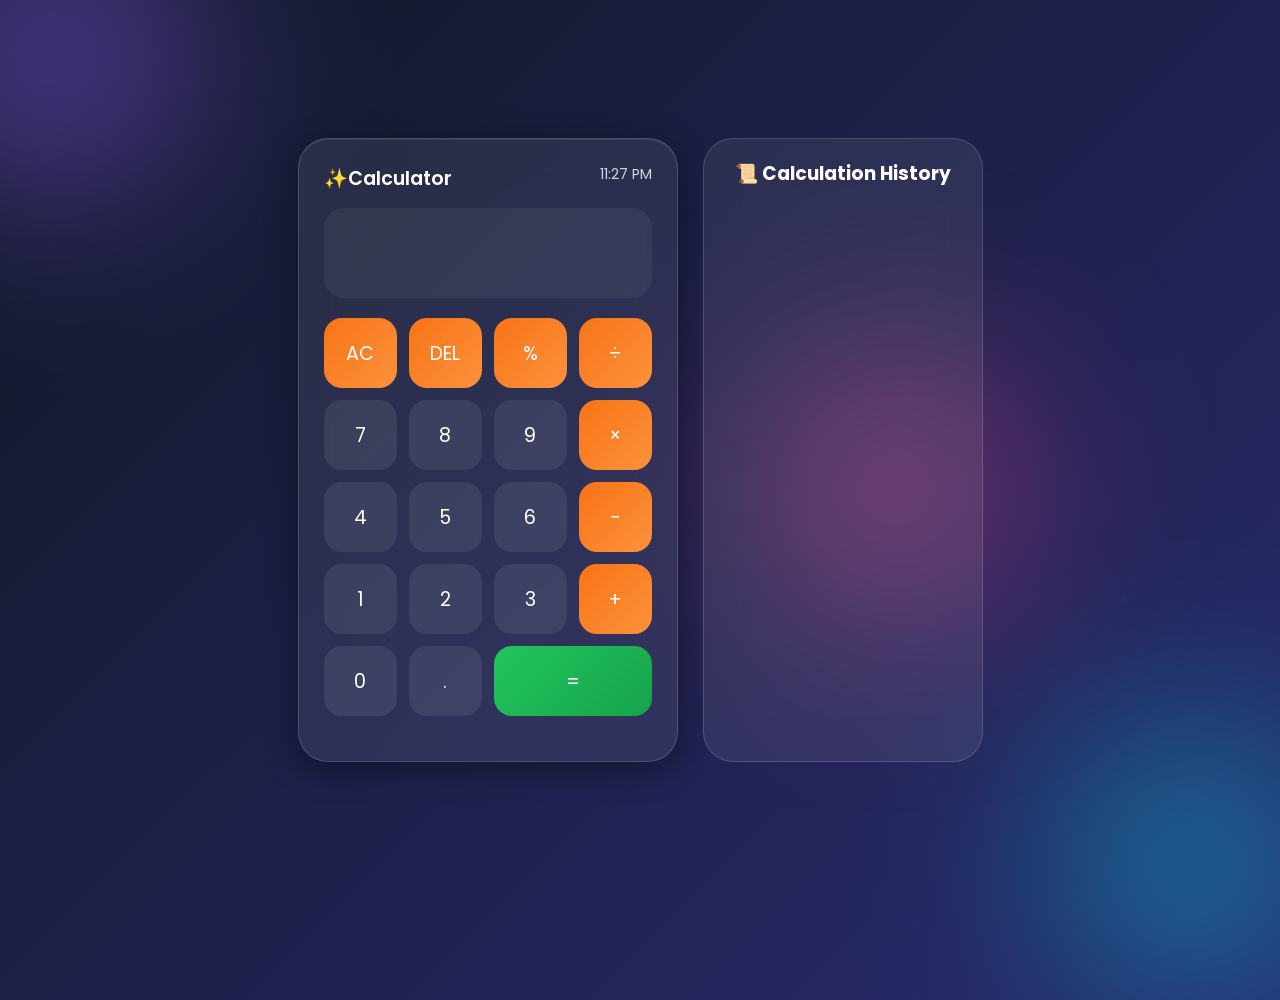
<file: Task1_Calculator/index.html>
<!DOCTYPE html>
<html lang="en">
<head>
    <meta charset="UTF-8">
    <meta name="viewport" content="width=device-width, initial-scale=1.0">
    <title> Calculator</title>

    <link rel="stylesheet" href="style.css">
</head>
<body>

    <!-- Background Blobs -->
    <div class="blob blob1"></div>
    <div class="blob blob2"></div>
    <div class="blob blob3"></div>

    <div class="wrapper">

        <!-- Calculator -->
        <div class="calculator">

            <div class="header">
                <div class="logo">✨Calculator</div>
                <div class="clock" id="clock"></div>
            </div>

            <div class="display">
                <input type="text" id="display" readonly>
            </div>

            <div class="buttons">

                <button class="operator" onclick="clearDisplay()">AC</button>
                <button class="operator" onclick="deleteLast()">DEL</button>
                <button class="operator" onclick="appendValue('%')">%</button>
                <button class="operator" onclick="appendValue('/')">÷</button>

                <button onclick="appendValue('7')">7</button>
                <button onclick="appendValue('8')">8</button>
                <button onclick="appendValue('9')">9</button>
                <button class="operator" onclick="appendValue('*')">×</button>

                <button onclick="appendValue('4')">4</button>
                <button onclick="appendValue('5')">5</button>
                <button onclick="appendValue('6')">6</button>
                <button class="operator" onclick="appendValue('-')">−</button>

                <button onclick="appendValue('1')">1</button>
                <button onclick="appendValue('2')">2</button>
                <button onclick="appendValue('3')">3</button>
                <button class="operator" onclick="appendValue('+')">+</button>

                <button onclick="appendValue('0')">0</button>
                <button onclick="appendValue('.')">.</button>
                <button class="equal" onclick="calculate()">=</button>

            </div>

            <div style="text-align:center; color:white; margin-top:20px; opacity:0.8;">
                
            </div>

        </div>

        <!-- History Section -->
        <div class="history">
            <h3>📜 Calculation History</h3>
            <ul id="historyList"></ul>
        </div>

    </div>

    <script src="script.js"></script>

</body>
</html>
</file>
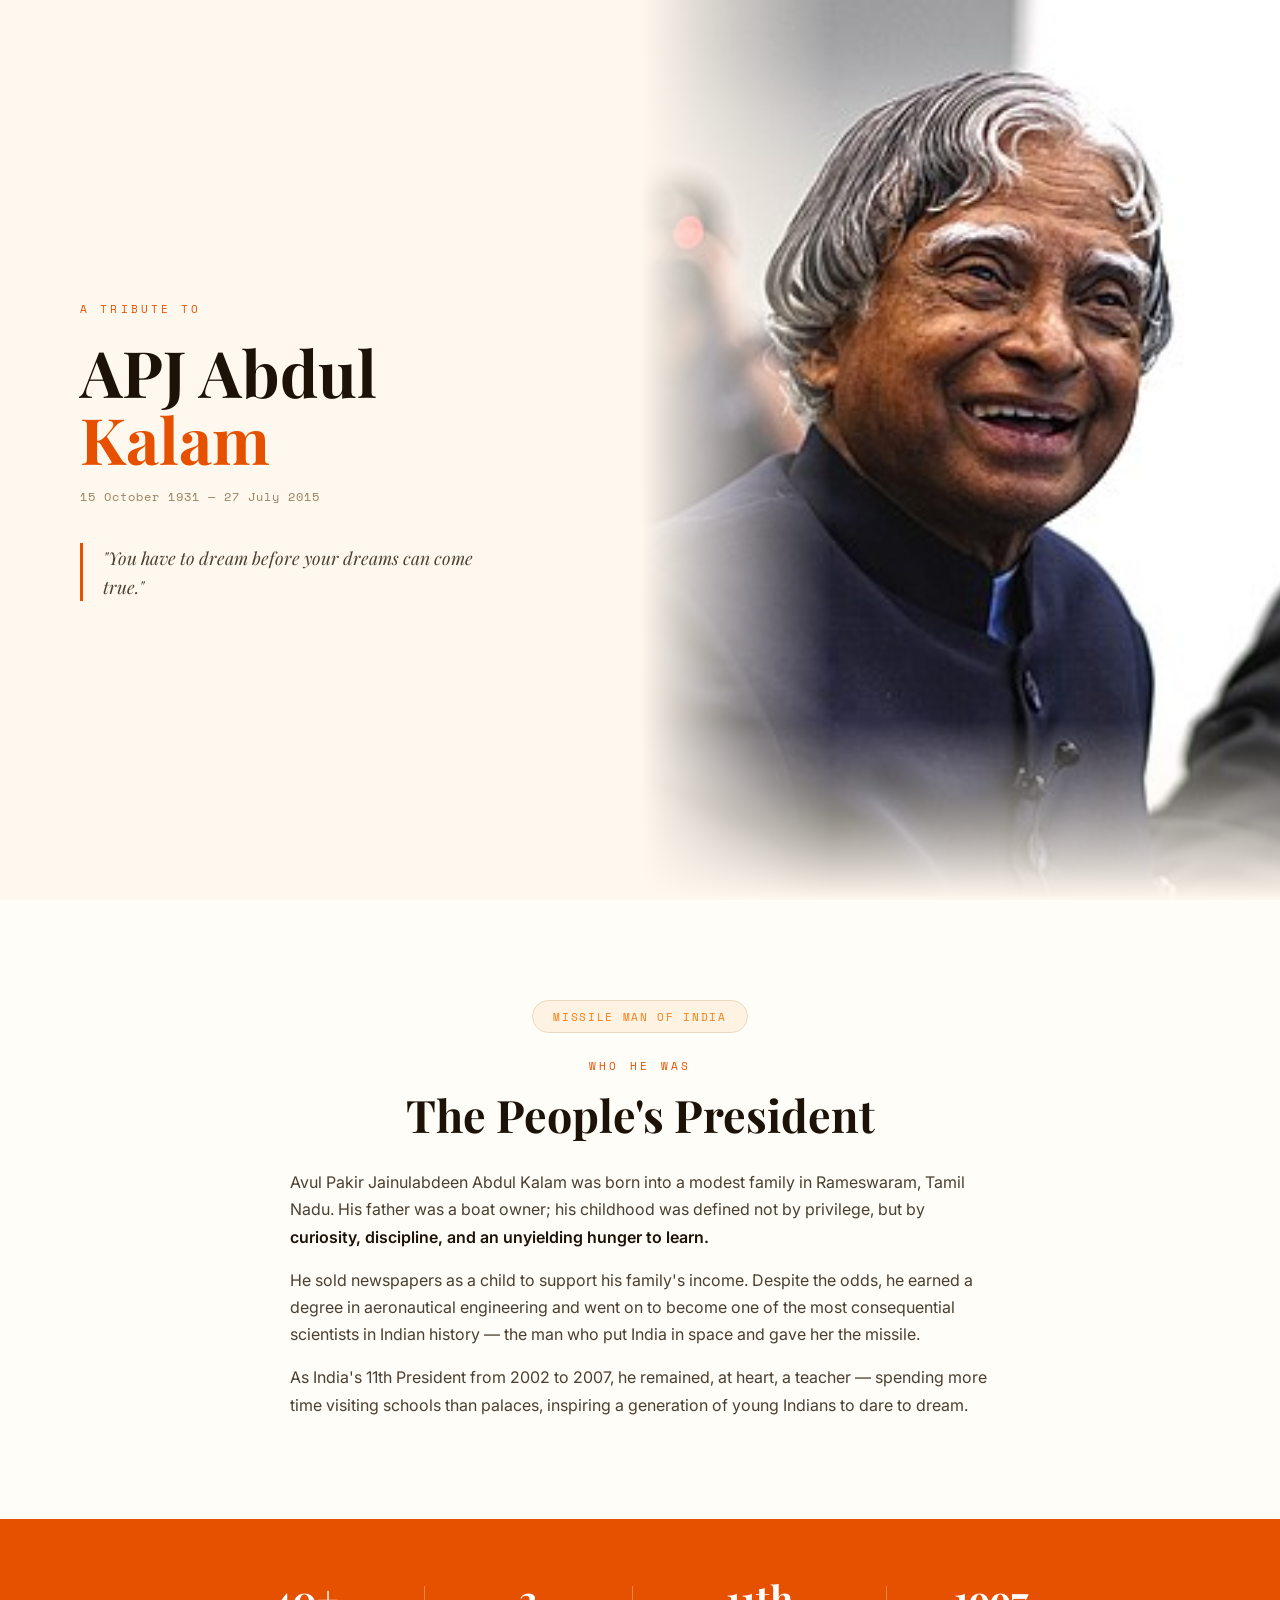
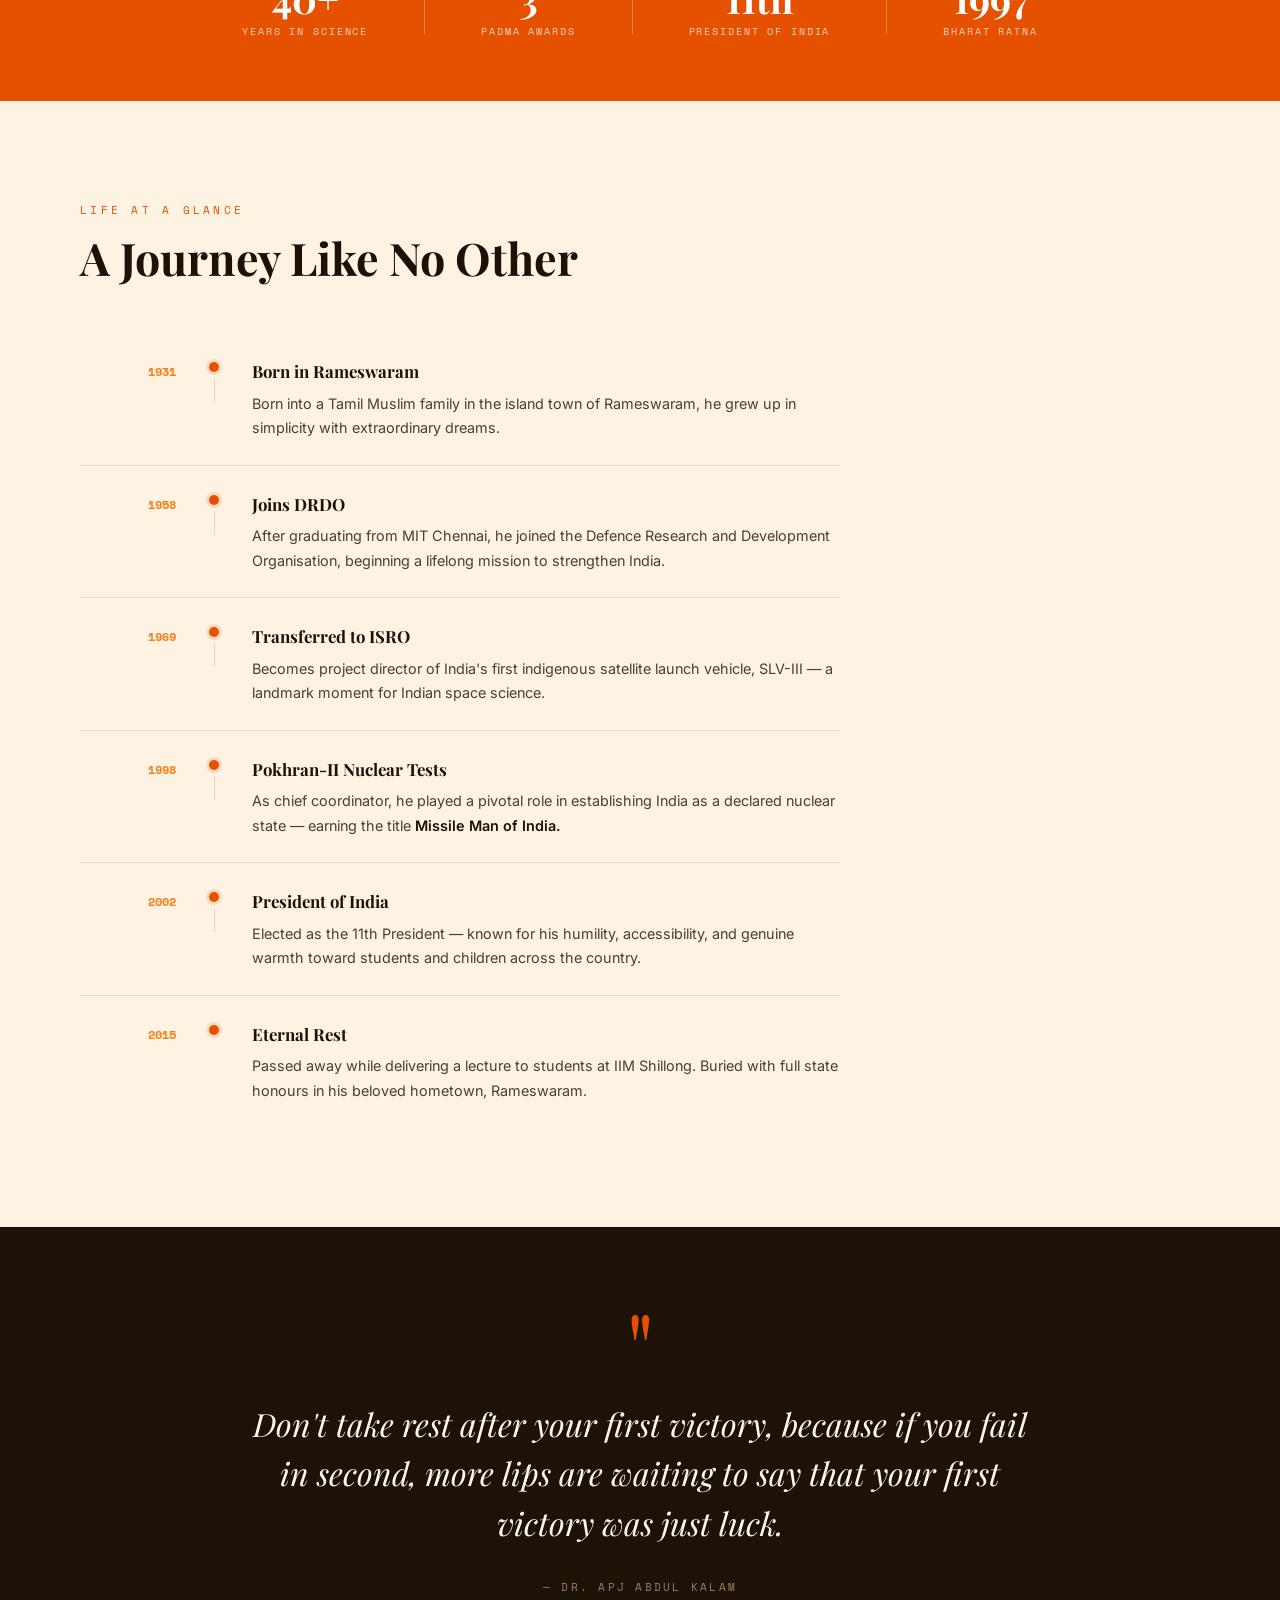
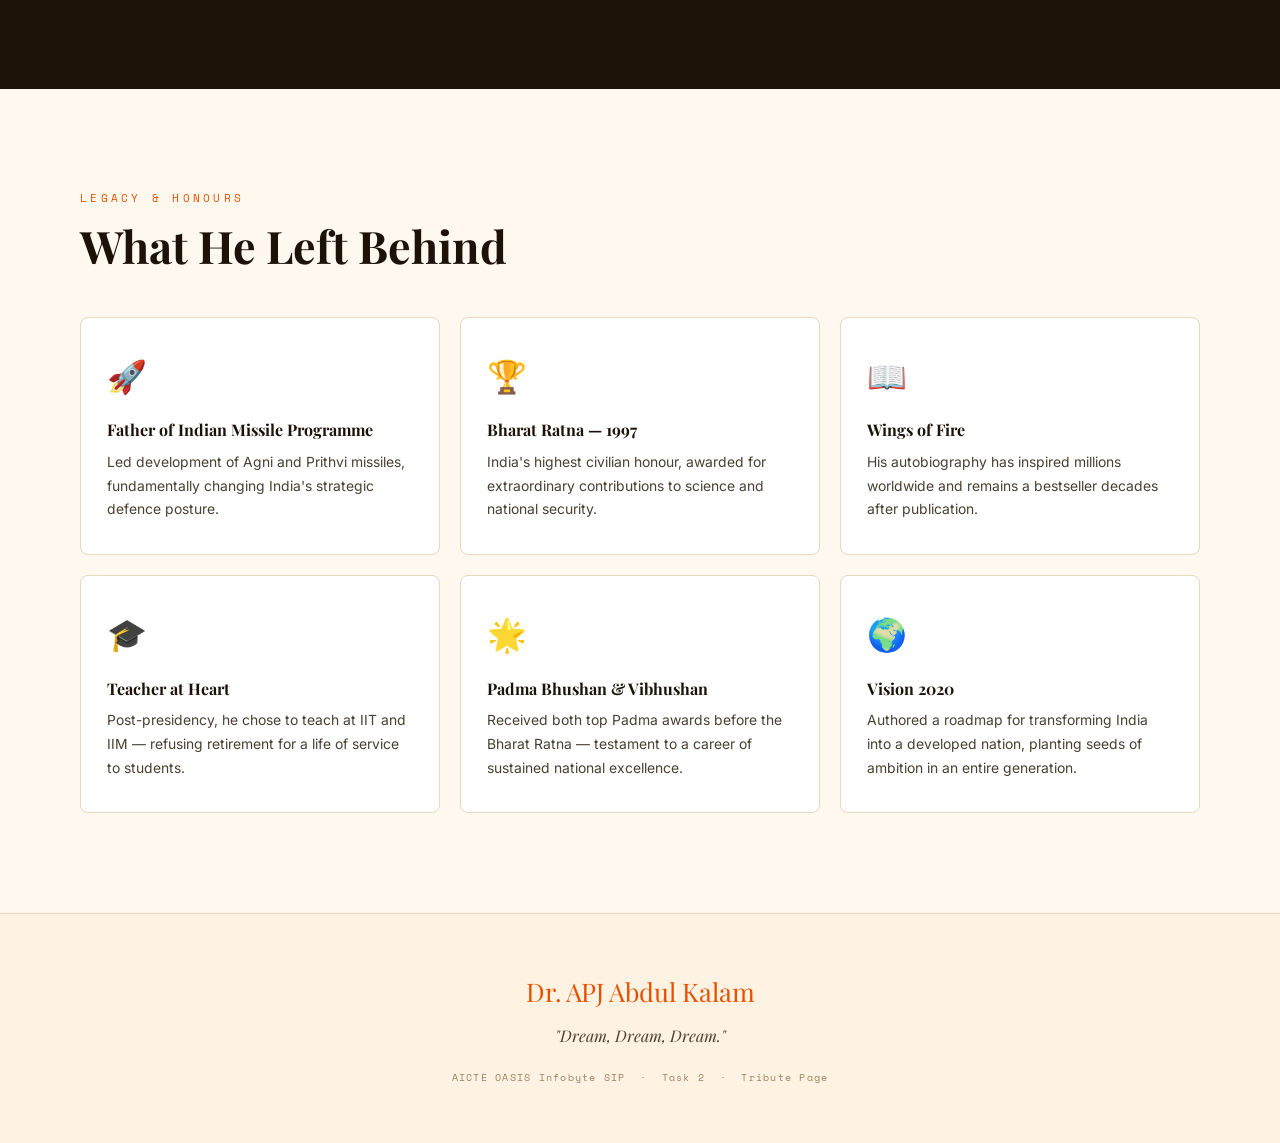
<file: Task2_TributePage/index.html>
<!DOCTYPE html>
<html lang="en">
<head>
  <meta charset="UTF-8" />
  <meta name="viewport" content="width=device-width, initial-scale=1.0"/>
  <title>APJ Abdul Kalam — Wings of Fire</title>
  <link href="https://fonts.googleapis.com/css2?family=Playfair+Display:ital,wght@0,400;0,700;1,400&family=Inter:wght@300;400;500;600&family=Space+Mono&display=swap" rel="stylesheet"/>
  <link rel="stylesheet" href="style.css"/>
</head>
<body>

  <!-- HERO -->
  <section class="hero">
    <div class="hero-left">
      <p class="eyebrow">A Tribute to</p>
      <h1 class="hero-name">APJ Abdul<br><span>Kalam</span></h1>
      <p class="hero-dates">15 October 1931 — 27 July 2015</p>
      <blockquote class="hero-quote">
        "You have to dream before your dreams can come true."
      </blockquote>
    </div>
    <div class="hero-right">
      <div class="img-frame">
        <img src="kalam.jpg" alt="Dr. APJ Abdul Kalam" />
      </div>
    </div>
  </section>

  <!-- ABOUT -->
  <section class="about">
    <div class="about-badge">
      <span>Missile Man of India</span>
    </div>
    <p class="section-label">Who He Was</p>
    <h2>The People's President</h2>
    <div class="about-body">
      <p>
        Avul Pakir Jainulabdeen Abdul Kalam was born into a modest family in
        Rameswaram, Tamil Nadu. His father was a boat owner; his childhood was
        defined not by privilege, but by <strong>curiosity, discipline, and an
        unyielding hunger to learn.</strong>
      </p>
      <p>
        He sold newspapers as a child to support his family's income. Despite
        the odds, he earned a degree in aeronautical engineering and went on to
        become one of the most consequential scientists in Indian history — the
        man who put India in space and gave her the missile.
      </p>
      <p>
        As India's 11th President from 2002 to 2007, he remained, at heart, a
        teacher — spending more time visiting schools than palaces, inspiring a
        generation of young Indians to dare to dream.
      </p>
    </div>
  </section>

  <!-- STATS BAND -->
  <div class="stats-band">
    <div class="stat">
      <span class="stat-num">40+</span>
      <span class="stat-label">Years in Science</span>
    </div>
    <div class="stat-divider"></div>
    <div class="stat">
      <span class="stat-num">3</span>
      <span class="stat-label">Padma Awards</span>
    </div>
    <div class="stat-divider"></div>
    <div class="stat">
      <span class="stat-num">11th</span>
      <span class="stat-label">President of India</span>
    </div>
    <div class="stat-divider"></div>
    <div class="stat">
      <span class="stat-num">1997</span>
      <span class="stat-label">Bharat Ratna</span>
    </div>
  </div>

  <!-- TIMELINE -->
  <section class="timeline">
    <p class="section-label">Life at a Glance</p>
    <h2>A Journey Like No Other</h2>
    <div class="tl-list">

      <div class="tl-item">
        <div class="tl-year">1931</div>
        <div class="tl-connector"><span class="dot"></span></div>
        <div class="tl-body">
          <h3>Born in Rameswaram</h3>
          <p>Born into a Tamil Muslim family in the island town of Rameswaram, he grew up in simplicity with extraordinary dreams.</p>
        </div>
      </div>

      <div class="tl-item">
        <div class="tl-year">1958</div>
        <div class="tl-connector"><span class="dot"></span></div>
        <div class="tl-body">
          <h3>Joins DRDO</h3>
          <p>After graduating from MIT Chennai, he joined the Defence Research and Development Organisation, beginning a lifelong mission to strengthen India.</p>
        </div>
      </div>

      <div class="tl-item">
        <div class="tl-year">1969</div>
        <div class="tl-connector"><span class="dot"></span></div>
        <div class="tl-body">
          <h3>Transferred to ISRO</h3>
          <p>Becomes project director of India's first indigenous satellite launch vehicle, SLV-III — a landmark moment for Indian space science.</p>
        </div>
      </div>

      <div class="tl-item">
        <div class="tl-year">1998</div>
        <div class="tl-connector"><span class="dot"></span></div>
        <div class="tl-body">
          <h3>Pokhran-II Nuclear Tests</h3>
          <p>As chief coordinator, he played a pivotal role in establishing India as a declared nuclear state — earning the title <strong>Missile Man of India.</strong></p>
        </div>
      </div>

      <div class="tl-item">
        <div class="tl-year">2002</div>
        <div class="tl-connector"><span class="dot"></span></div>
        <div class="tl-body">
          <h3>President of India</h3>
          <p>Elected as the 11th President — known for his humility, accessibility, and genuine warmth toward students and children across the country.</p>
        </div>
      </div>

      <div class="tl-item">
        <div class="tl-year">2015</div>
        <div class="tl-connector"><span class="dot last"></span></div>
        <div class="tl-body">
          <h3>Eternal Rest</h3>
          <p>Passed away while delivering a lecture to students at IIM Shillong. Buried with full state honours in his beloved hometown, Rameswaram.</p>
        </div>
      </div>

    </div>
  </section>

  <!-- QUOTE -->
  <div class="quote-band">
    <div class="quote-inner">
      <div class="quote-mark">"</div>
      <blockquote>
        Don't take rest after your first victory, because if you fail in second,
        more lips are waiting to say that your first victory was just luck.
      </blockquote>
      <cite>— Dr. APJ Abdul Kalam</cite>
    </div>
  </div>

  <!-- ACHIEVEMENTS -->
  <section class="achievements">
    <p class="section-label">Legacy & Honours</p>
    <h2>What He Left Behind</h2>
    <div class="ach-grid">
      <div class="ach-card">
        <div class="ach-icon">🚀</div>
        <h3>Father of Indian Missile Programme</h3>
        <p>Led development of Agni and Prithvi missiles, fundamentally changing India's strategic defence posture.</p>
      </div>
      <div class="ach-card">
        <div class="ach-icon">🏆</div>
        <h3>Bharat Ratna — 1997</h3>
        <p>India's highest civilian honour, awarded for extraordinary contributions to science and national security.</p>
      </div>
      <div class="ach-card">
        <div class="ach-icon">📖</div>
        <h3>Wings of Fire</h3>
        <p>His autobiography has inspired millions worldwide and remains a bestseller decades after publication.</p>
      </div>
      <div class="ach-card">
        <div class="ach-icon">🎓</div>
        <h3>Teacher at Heart</h3>
        <p>Post-presidency, he chose to teach at IIT and IIM — refusing retirement for a life of service to students.</p>
      </div>
      <div class="ach-card">
        <div class="ach-icon">🌟</div>
        <h3>Padma Bhushan & Vibhushan</h3>
        <p>Received both top Padma awards before the Bharat Ratna — testament to a career of sustained national excellence.</p>
      </div>
      <div class="ach-card">
        <div class="ach-icon">🌍</div>
        <h3>Vision 2020</h3>
        <p>Authored a roadmap for transforming India into a developed nation, planting seeds of ambition in an entire generation.</p>
      </div>
    </div>
  </section>

  <!-- FOOTER -->
  <footer>
    <p class="footer-name">Dr. APJ Abdul Kalam</p>
    <p class="footer-sub">"Dream, Dream, Dream."</p>
    <p class="footer-credit">AICTE OASIS Infobyte SIP &nbsp;·&nbsp; Task 2 &nbsp;·&nbsp; Tribute Page</p>
  </footer>

</body>
</html>
</file>
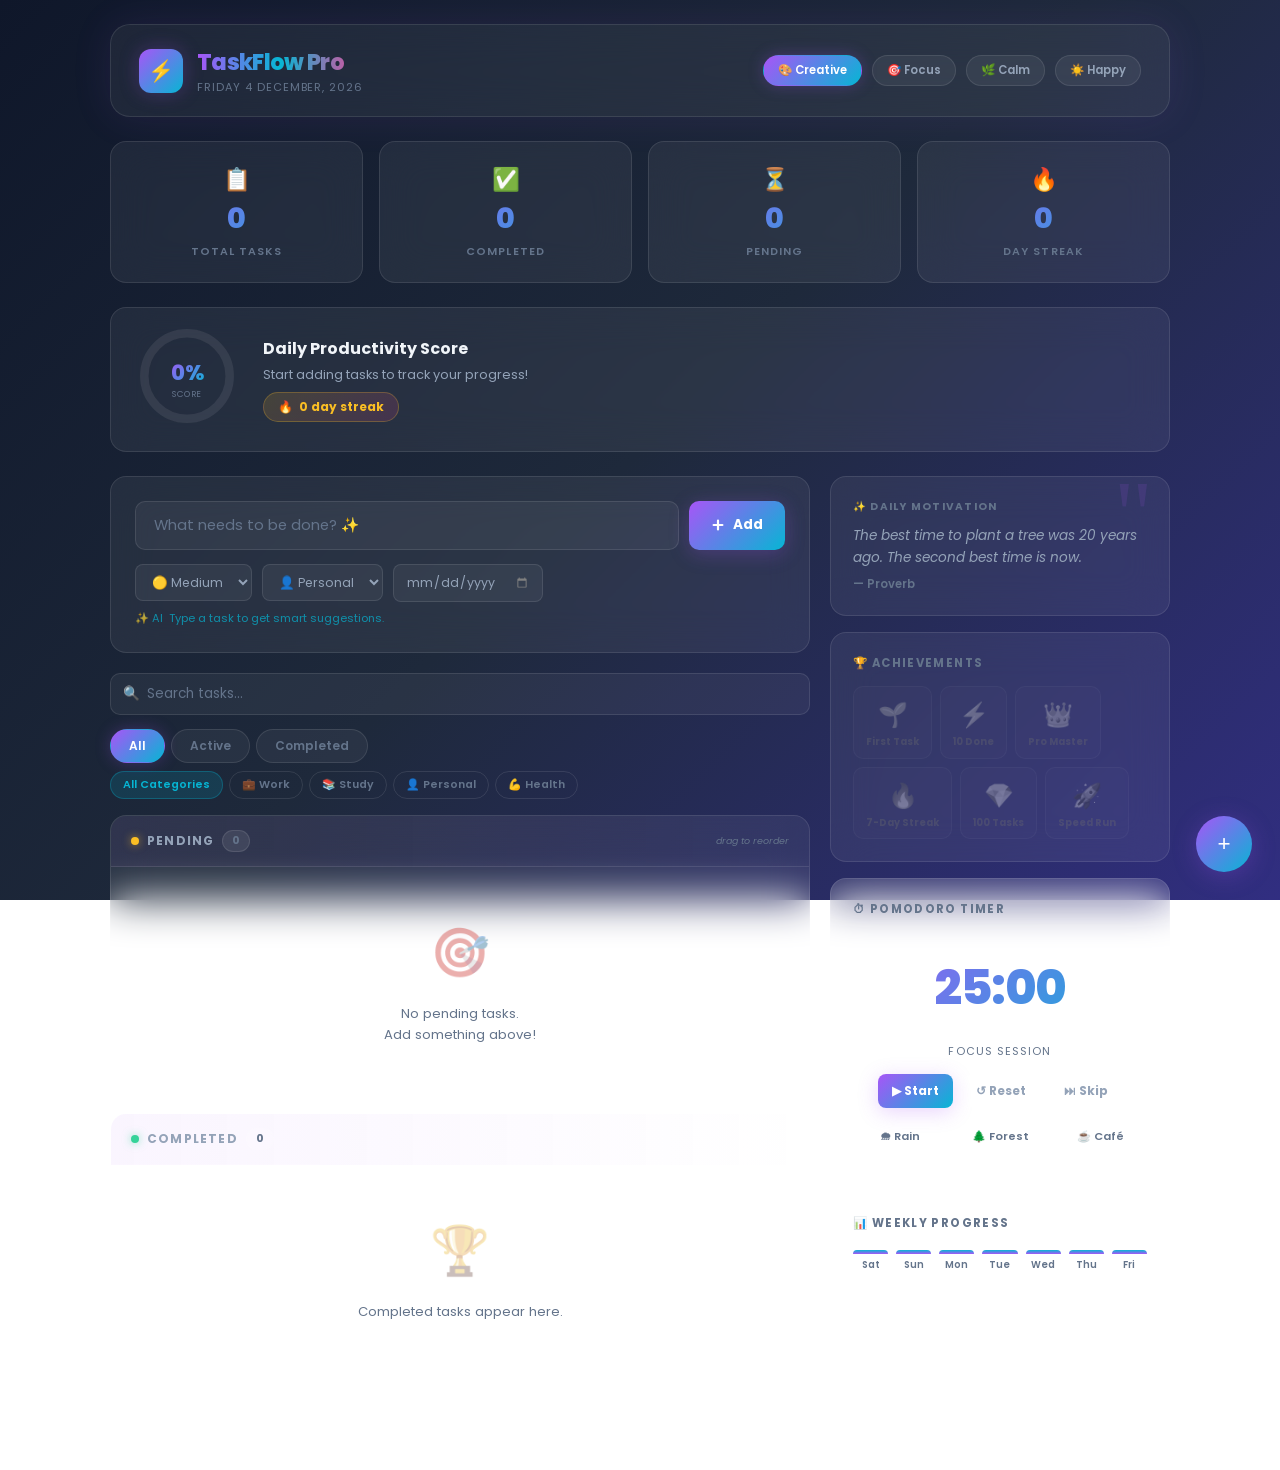
<file: Task3_TodoWebApp/index.html>
<!DOCTYPE html>
<html lang="en">
<head>
<meta charset="UTF-8"/>
<meta name="viewport" content="width=device-width, initial-scale=1.0"/>
<title>TaskFlow Pro</title>
<link href="https://fonts.googleapis.com/css2?family=Poppins:wght@300;400;500;600;700;800&display=swap" rel="stylesheet"/>
<link rel="stylesheet" href="style.css"/>
</head>
<body>
</head>
<body>
<!-- particles -->
<div id="particles"></div>

<div class="app">

<!-- ═══ HEADER ═══ -->
<header class="header">
  <div class="brand">
    <div class="brand-icon">⚡</div>
    <div>
      <div class="brand-name">TaskFlow Pro</div>
      <div class="brand-sub" id="hdr-date"></div>
    </div>
  </div>
  <div class="header-right">
    <button class="mood-btn active" data-mood="creative" onclick="setMood('creative',this)">🎨 Creative</button>
    <button class="mood-btn" data-mood="focus"    onclick="setMood('focus',this)">🎯 Focus</button>
    <button class="mood-btn" data-mood="calm"     onclick="setMood('calm',this)">🌿 Calm</button>
    <button class="mood-btn" data-mood="happy"    onclick="setMood('happy',this)">☀️ Happy</button>
  </div>
</header>

<!-- ═══ STATS ═══ -->
<div class="stats-row">
  <div class="stat-card"><span class="stat-icon">📋</span><span class="stat-val" id="s-total">0</span><span class="stat-label">Total Tasks</span></div>
  <div class="stat-card"><span class="stat-icon">✅</span><span class="stat-val" id="s-done">0</span><span class="stat-label">Completed</span></div>
  <div class="stat-card"><span class="stat-icon">⏳</span><span class="stat-val" id="s-pend">0</span><span class="stat-label">Pending</span></div>
  <div class="stat-card"><span class="stat-icon">🔥</span><span class="stat-val" id="s-streak">0</span><span class="stat-label">Day Streak</span></div>
</div>

<!-- ═══ PRODUCTIVITY RING ═══ -->
<div class="prod-card glass">
  <div class="ring-wrap">
    <svg class="ring-svg" viewBox="0 0 90 90">
      <defs>
        <linearGradient id="ringGrad" x1="0%" y1="0%" x2="100%" y2="0%">
          <stop offset="0%" stop-color="#A855F7"/>
          <stop offset="100%" stop-color="#06B6D4"/>
        </linearGradient>
      </defs>
      <circle class="ring-bg" cx="45" cy="45" r="40"/>
      <circle class="ring-fill" id="ring-fill" cx="45" cy="45" r="40"/>
    </svg>
    <div class="ring-label">
      <span class="ring-pct" id="ring-pct">0%</span>
      <span class="ring-sub">Score</span>
    </div>
  </div>
  <div class="prod-info">
    <h3>Daily Productivity Score</h3>
    <p id="prod-msg">Add tasks and start completing them to build your productivity score and streak.</p>
    <div class="streak-badge" id="streak-badge">🔥 <span id="streak-txt">0 day streak</span></div>
  </div>
</div>

<!-- ═══ MAIN GRID ═══ -->
<div class="main-grid">
<div class="main-col">

  <!-- ADD TASK -->
  <div class="add-card">
    <div class="add-top">
      <input id="task-input" class="task-input" placeholder="What needs to be done? ✨" maxlength="140" autocomplete="off" oninput="aiHint()"/>
      <button class="btn btn-primary" onclick="addTask()">
        <svg width="14" height="14" viewBox="0 0 16 16"><path d="M8 3v10M3 8h10" stroke="currentColor" stroke-width="2.5" stroke-linecap="round"/></svg>
        Add
      </button>
    </div>
    <div class="add-options">
      <select id="sel-priority" class="sel">
        <option value="low">🟢 Low</option>
        <option value="medium" selected>🟡 Medium</option>
        <option value="high">🔴 High</option>
      </select>
      <select id="sel-category" class="sel">
        <option value="personal">👤 Personal</option>
        <option value="work">💼 Work</option>
        <option value="study">📚 Study</option>
        <option value="health">💪 Health</option>
        <option value="other">✦ Other</option>
      </select>
      <input id="sel-due" type="date" class="date-input" title="Due date"/>
    </div>
    <div class="ai-hint" id="ai-hint"><span>✨ AI</span> <span id="ai-txt">Type a task to get smart suggestions.</span></div>
  </div>

  <!-- SEARCH & FILTER -->
  <div class="search-row">
    <div class="search-wrap">
      <span class="search-icon">🔍</span>
      <input id="search-input" class="search-input" placeholder="Search tasks…" oninput="onSearch()" autocomplete="off"/>
      <button class="search-clear-btn" id="search-clear" onclick="clearSearch()">✕</button>
    </div>
  </div>
  <div class="filter-row">
    <button class="ftab active" onclick="setFilter('all',this)">All</button>
    <button class="ftab" onclick="setFilter('active',this)">Active</button>
    <button class="ftab" onclick="setFilter('completed',this)">Completed</button>
  </div>
  <div class="cat-filter-row">
    <button class="cftab active" onclick="setCatFilter('all',this)">All Categories</button>
    <button class="cftab" onclick="setCatFilter('work',this)">💼 Work</button>
    <button class="cftab" onclick="setCatFilter('study',this)">📚 Study</button>
    <button class="cftab" onclick="setCatFilter('personal',this)">👤 Personal</button>
    <button class="cftab" onclick="setCatFilter('health',this)">💪 Health</button>
  </div>

  <!-- PENDING PANEL -->
  <div class="panel" style="margin-top:16px">
    <div class="panel-hdr">
      <div class="panel-title-row">
        <span class="pdot pdot-p"></span>
        <span class="panel-ttl">Pending</span>
        <span class="panel-cnt" id="cnt-p">0</span>
      </div>
      <span class="drag-hint-lbl">drag to reorder</span>
    </div>
    <ul class="task-list" id="list-pending">
      <li class="empty" id="empty-pending">
        <div class="empty-art">🎯</div>
        <p>No pending tasks.<br/>Add something above!</p>
      </li>
    </ul>
  </div>

  <!-- COMPLETED PANEL -->
  <div class="panel">
    <div class="panel-hdr">
      <div class="panel-title-row">
        <span class="pdot pdot-c"></span>
        <span class="panel-ttl">Completed</span>
        <span class="panel-cnt" id="cnt-c">0</span>
      </div>
      <button class="btn-clear-all" id="btn-clear" onclick="clearDone()" style="display:none">Clear all</button>
    </div>
    <ul class="task-list" id="list-done">
      <li class="empty" id="empty-done">
        <div class="empty-art">🏆</div>
        <p>Completed tasks appear here.</p>
      </li>
    </ul>
  </div>

</div><!-- /main-col -->

<!-- ═══ SIDEBAR ═══ -->
<div class="sidebar">

  <!-- QUOTE -->
  <div class="quote-card">
    <div class="quote-label">✨ Daily Motivation</div>
    <div class="quote-txt" id="quote-txt">Loading…</div>
    <div class="quote-author" id="quote-author"></div>
  </div>

  <!-- ACHIEVEMENTS -->
  <div class="ach-card">
    <div class="sidebar-ttl">🏆 Achievements</div>
    <div class="badges" id="badges-wrap">
      <div class="badge" id="badge-first"><div class="badge-icon">🌱</div><div class="badge-name">First Task</div></div>
      <div class="badge" id="badge-10"><div class="badge-icon">⚡</div><div class="badge-name">10 Done</div></div>
      <div class="badge" id="badge-master"><div class="badge-icon">👑</div><div class="badge-name">Pro Master</div></div>
      <div class="badge" id="badge-streak"><div class="badge-icon">🔥</div><div class="badge-name">7-Day Streak</div></div>
      <div class="badge" id="badge-100"><div class="badge-icon">💎</div><div class="badge-name">100 Tasks</div></div>
      <div class="badge" id="badge-speed"><div class="badge-icon">🚀</div><div class="badge-name">Speed Run</div></div>
    </div>
  </div>

  <!-- POMODORO -->
  <div class="pomo-card">
    <div class="sidebar-ttl">⏱ Pomodoro Timer</div>
    <div class="pomo-display" id="pomo-display">25:00</div>
    <div class="pomo-label" id="pomo-label">Focus Session</div>
    <div class="pomo-controls">
      <button class="btn btn-primary btn-sm" id="pomo-btn" onclick="togglePomo()">▶ Start</button>
      <button class="btn btn-ghost btn-sm" onclick="resetPomo()">↺ Reset</button>
      <button class="btn btn-ghost btn-sm" onclick="skipPomo()">⏭ Skip</button>
    </div>
    <div class="ambient-row">
      <button class="amb-btn" data-sound="rain"   onclick="toggleAmb('rain',this)">🌧 Rain</button>
      <button class="amb-btn" data-sound="forest" onclick="toggleAmb('forest',this)">🌲 Forest</button>
      <button class="amb-btn" data-sound="coffee" onclick="toggleAmb('coffee',this)">☕ Café</button>
    </div>
  </div>

  <!-- WEEKLY CHART -->
  <div class="chart-card">
    <div class="sidebar-ttl">📊 Weekly Progress</div>
    <div class="chart-bars" id="weekly-chart"></div>
  </div>

</div><!-- /sidebar -->
</div><!-- /main-grid -->
</div><!-- /app -->

<!-- FAB -->
<button class="fab" onclick="focusAdd()" title="Add task">+</button>

<!-- MODAL -->
<div class="overlay" id="overlay" onclick="closeModal()">
  <div class="modal" onclick="event.stopPropagation()">
    <div class="modal-ttl">Edit Task</div>
    <input id="modal-input" class="modal-input" maxlength="140"/>
    <div class="modal-actions">
      <button class="btn btn-ghost" onclick="closeModal()">Cancel</button>
      <button class="btn btn-primary" onclick="saveEdit()">Save Changes</button>
    </div>
  </div>
</div>

<!-- TOAST -->
<div class="toast" id="toast"></div>
<script src="script.js"></script>
</body>
</html>
</file>
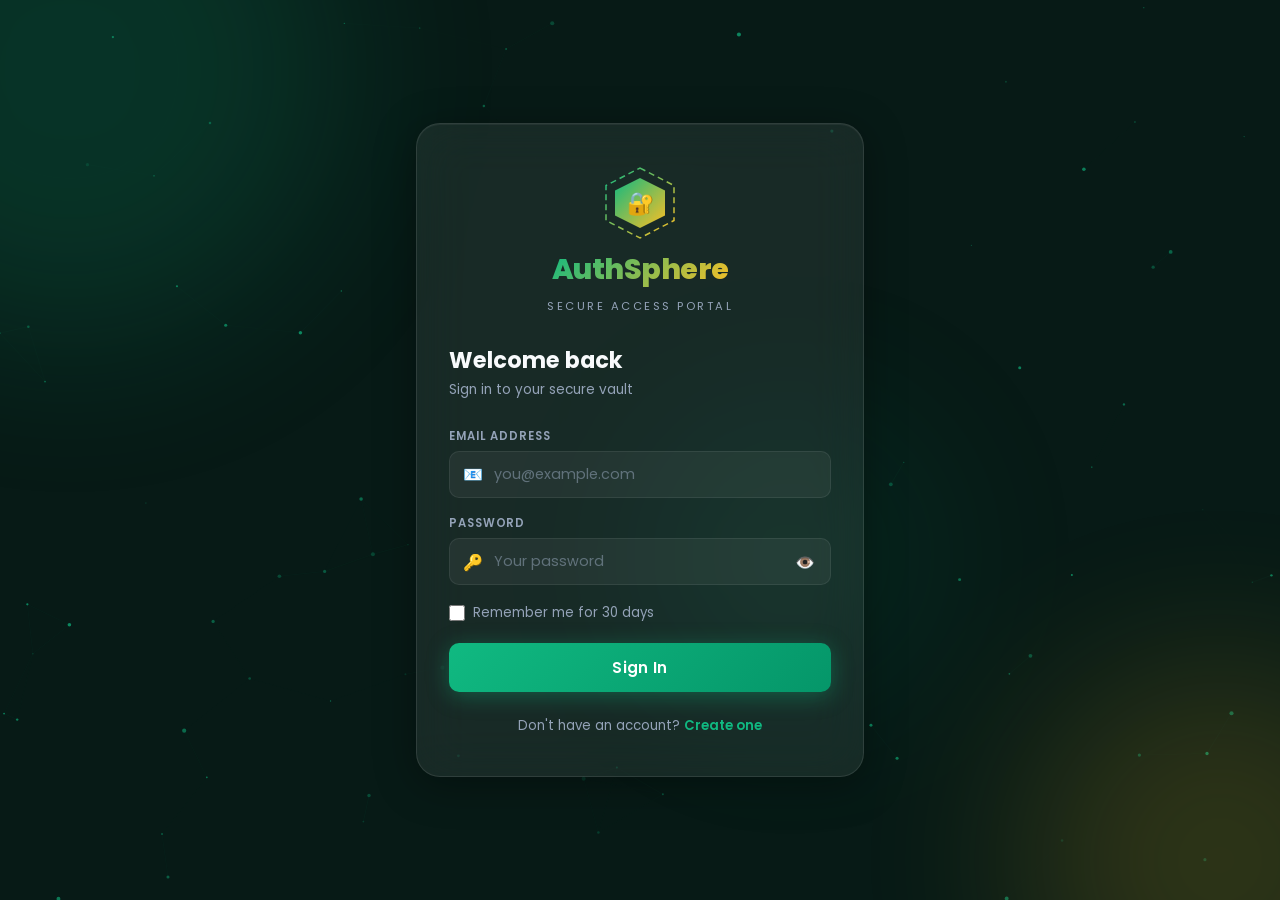
<file: Task4_LoginAuthentication/index.html>
<!DOCTYPE html>
<html lang="en">
<head>
  <meta charset="UTF-8"/>
  <meta name="viewport" content="width=device-width, initial-scale=1.0"/>
  <title>AuthSphere — Sign In</title>
  <link rel="stylesheet" href="style.css"/>
</head>
<body data-page="login">

  <!-- Animated background layers -->
  <canvas id="ptc"></canvas>
  <div class="blobs" aria-hidden="true">
    <div class="blob b1"></div>
    <div class="blob b2"></div>
    <div class="blob b3"></div>
  </div>

  <!-- Toast root (JS populates this) -->
  <div id="toast-root"></div>

  <div class="page-wrap">
    <main class="auth-scene">
      <div class="auth-card glass-card">

        <!-- Brand emblem -->
        <div class="auth-emblem">
          <div class="hex-ring-outer">
            <!-- Spinning dashed ring -->
            <svg class="hspin" viewBox="0 0 78 78" fill="none" xmlns="http://www.w3.org/2000/svg">
              <polygon
                points="39,4 73,21.5 73,56.5 39,74 5,56.5 5,21.5"
                stroke="url(#hg1)"
                stroke-width="1.5"
                stroke-dasharray="6 4"
                fill="none"/>
              <defs>
                <linearGradient id="hg1" x1="0%" y1="0%" x2="100%" y2="100%">
                  <stop offset="0%" stop-color="#10B981"/>
                  <stop offset="100%" stop-color="#FBBF24"/>
                </linearGradient>
              </defs>
            </svg>
            <div class="hex-core">🔐</div>
          </div>
          <div class="brand-name">AuthSphere</div>
          <div class="brand-tag">Secure Access Portal</div>
        </div>

        <!-- Card header -->
        <div class="auth-head">
          <h2>Welcome back</h2>
          <p>Sign in to your secure vault</p>
        </div>

        <!-- Login form -->
        <form id="login-form" novalidate>

          <!-- Email field -->
          <div class="field">
            <label for="login-email">Email address</label>
            <div class="iw">
              <span class="ii" aria-hidden="true">📧</span>
              <input
                type="email"
                id="login-email"
                placeholder="you@example.com"
                autocomplete="email"
                required/>
            </div>
            <div class="ferr" id="email-err"></div>
          </div>

          <!-- Password field -->
          <div class="field">
            <label for="login-pw">Password</label>
            <div class="iw">
              <span class="ii" aria-hidden="true">🔑</span>
              <input
                type="password"
                id="login-pw"
                placeholder="Your password"
                autocomplete="current-password"
                required/>
              <button type="button" class="ia" id="pw-toggle" aria-label="Toggle password visibility">👁️</button>
            </div>
            <div class="ferr" id="pw-err"></div>
          </div>

          <!-- Remember me -->
          <div class="check-row">
            <input type="checkbox" id="remember-me"/>
            <label for="remember-me">Remember me for 30 days</label>
          </div>

          <button type="submit" class="btn-primary" id="login-btn">
            Sign In
          </button>
        </form>

        <div class="auth-switch">
          Don't have an account? <a href="register.html">Create one</a>
        </div>

      </div>
    </main>
  </div>

  <script src="script.js"></script>
</body>
</html>
</file>
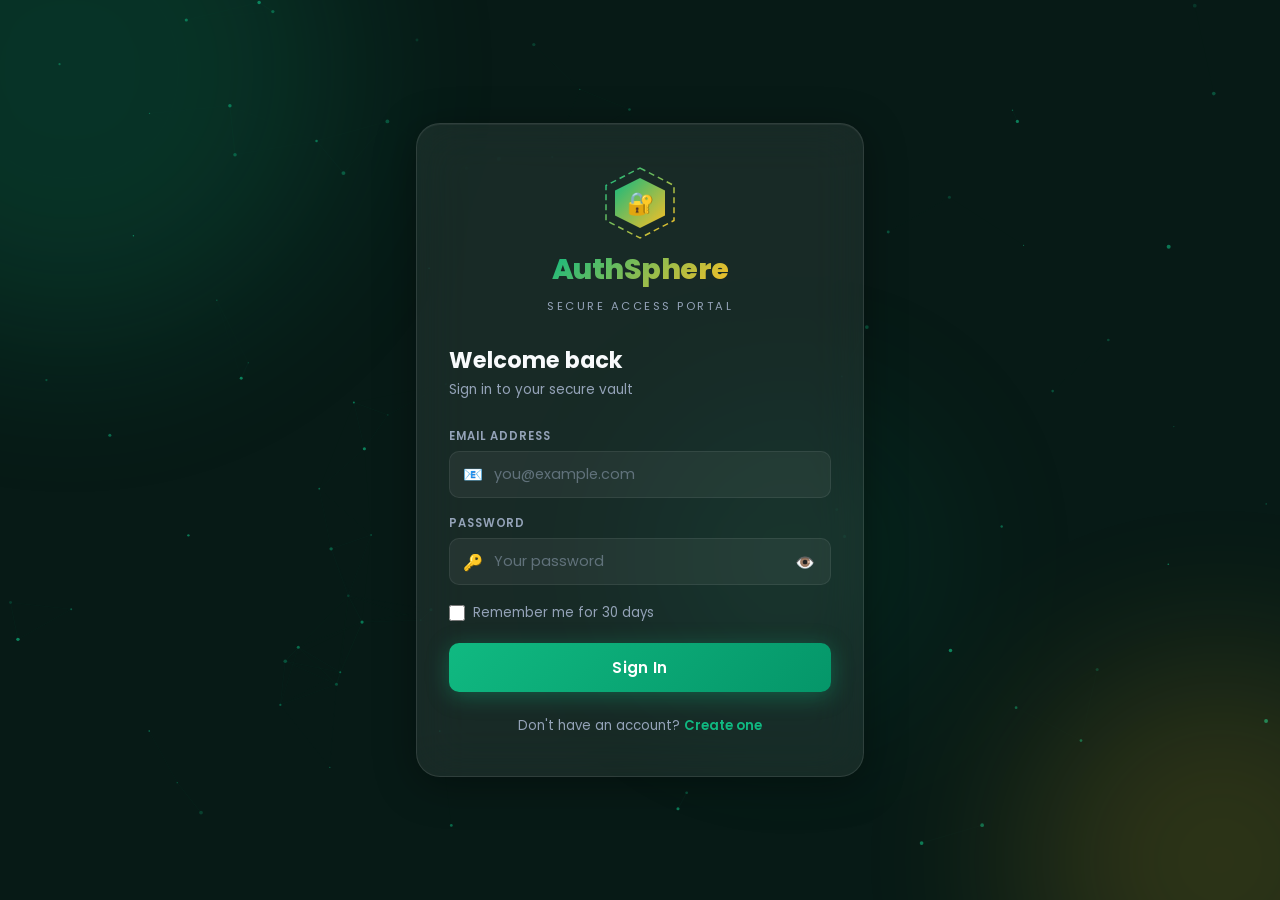
<file: Task4_LoginAuthentication/dashboard.html>
<!DOCTYPE html>
<html lang="en">
<head>
  <meta charset="UTF-8"/>
  <meta name="viewport" content="width=device-width, initial-scale=1.0"/>
  <title>AuthSphere — Dashboard</title>
  <link rel="stylesheet" href="style.css"/>
</head>
<body data-page="dashboard">

  <canvas id="ptc"></canvas>
  <div class="blobs" aria-hidden="true">
    <div class="blob b1"></div>
    <div class="blob b2"></div>
    <div class="blob b3"></div>
  </div>
  <div id="toast-root"></div>

  <div class="page-wrap">

    <!-- ── Top Navigation Bar ────────────────────────────── -->
    <header class="topbar">

      <!-- Brand -->
      <div class="tb-brand">
        <div class="tb-hex">🔐</div>
        <span class="tb-name">AuthSphere</span>
      </div>

      <!-- Right controls -->
      <div class="tb-right">

        <!-- Session timer -->
        <div class="session-badge" title="Your current session duration">
          <div class="sdot"></div>
          <span class="session-label">Session Active:</span>
          <span id="session-time">00m 00s</span>
        </div>

        <!-- Theme switcher -->
        <div class="theme-dots" title="Switch theme">
          <div class="theme-dot td-emerald active" data-theme="emerald" title="Emerald Shield"></div>
          <div class="theme-dot td-red"     data-theme="red"     title="Cyber Red"></div>
          <div class="theme-dot td-blue"    data-theme="blue"    title="Ocean Blue"></div>
          <div class="theme-dot td-orange"  data-theme="orange"  title="Sunset Orange"></div>
        </div>

        <!-- User pill -->
        <div class="user-pill">
          <div class="avatar-sm" id="avatar-sm">??</div>
          <span class="up-name" id="up-name">User</span>
        </div>

        <!-- Logout -->
        <button class="btn-logout" id="logout-btn" type="button">
          Sign Out
        </button>

      </div>
    </header>

    <!-- ── Dashboard Main ────────────────────────────────── -->
    <main class="dash-main">

      <!-- Welcome Banner -->
      <section class="welcome-banner glass-card">
        <div class="wb-text">
          <h1>Welcome back, <span class="wb-name" id="wb-name">Agent</span> 👋</h1>
          <p>Your vault is secured. Here's your security overview.</p>
          <p class="wb-date" id="wb-date"></p>
        </div>
        <div class="avatar-lg" id="avatar-lg">??</div>
      </section>

      <!-- Stats Cards -->
      <section class="stats-grid" aria-label="Account statistics">

        <div class="stat-card glass-card">
          <div class="stat-icon">🔑</div>
          <div class="stat-value" id="stat-logins">0</div>
          <div class="stat-label">Total Logins</div>
          <div class="stat-sub">Lifetime sign-ins</div>
        </div>

        <div class="stat-card glass-card">
          <div class="stat-icon">📅</div>
          <div class="stat-value" id="stat-age">—</div>
          <div class="stat-label">Account Age</div>
          <div class="stat-sub">Since registration</div>
        </div>

        <div class="stat-card glass-card">
          <div class="stat-icon">🛡️</div>
          <div class="stat-value" id="stat-score">0%</div>
          <div class="stat-label">Security Score</div>
          <div class="stat-sub">Calculated in real-time</div>
        </div>

        <div class="stat-card glass-card">
          <div class="stat-icon">🔥</div>
          <div class="stat-value" id="stat-streak">0 days</div>
          <div class="stat-label">Login Streak</div>
          <div class="stat-sub">Consecutive days active</div>
        </div>

      </section>

      <!-- Bottom Panels -->
      <section class="bottom-grid">

        <!-- ── Panel 1: Security Score Ring + Streak ─────── -->
        <div class="dash-panel glass-card">
          <h2 class="panel-title">Security Overview</h2>

          <div class="ring-row">
            <!-- SVG Ring -->
            <div class="ring-box">
              <svg viewBox="0 0 100 100" xmlns="http://www.w3.org/2000/svg">
                <defs>
                  <linearGradient id="rGrad" x1="0%" y1="0%" x2="100%" y2="0%">
                    <stop offset="0%" stop-color="#10B981"/>
                    <stop offset="100%" stop-color="#FBBF24"/>
                  </linearGradient>
                </defs>
                <circle class="ring-track" cx="50" cy="50" r="45"/>
                <circle class="ring-fill"  cx="50" cy="50" r="45"/>
              </svg>
              <div class="ring-center">
                <div class="ring-num" id="ring-score-num">0</div>
                <div class="ring-lbl">/ 100</div>
              </div>
            </div>

            <!-- Score factor bars -->
            <div class="score-bars">
              <div>
                <div class="sb-labels">
                  <span>Password strength</span>
                  <span id="sb-pw-pct">0%</span>
                </div>
                <div class="sb-track"><div class="sb-fill" id="sb-pw"></div></div>
              </div>
              <div>
                <div class="sb-labels">
                  <span>Login streak</span>
                  <span id="sb-str-pct">0%</span>
                </div>
                <div class="sb-track"><div class="sb-fill" id="sb-str"></div></div>
              </div>
              <div>
                <div class="sb-labels">
                  <span>Activity score</span>
                  <span id="sb-act-pct">0%</span>
                </div>
                <div class="sb-track"><div class="sb-fill" id="sb-act"></div></div>
              </div>
            </div>
          </div>

          <!-- Streak callout -->
          <div class="streak-row">
            <div class="streak-flame">🔥</div>
            <div class="streak-num" id="streak-num">0</div>
            <div>
              <div class="streak-title">Day Login Streak</div>
              <div class="streak-sub">Log in every day to keep it going!</div>
            </div>
          </div>
        </div>

        <!-- ── Panel 2: Activity Timeline ────────────────── -->
        <div class="dash-panel glass-card">
          <h2 class="panel-title">Activity Timeline</h2>
          <div id="timeline">
            <p class="tl-empty">Loading activity...</p>
          </div>
        </div>

        <!-- ── Panel 3: Achievement Badges ───────────────── -->
        <div class="dash-panel glass-card">
          <h2 class="panel-title">Achievement Badges</h2>
          <div class="badges-grid" id="badges-grid">
            <!-- Populated by JS -->
          </div>
        </div>

        <!-- ── Panel 4: Security Tips ─────────────────────── -->
        <div class="dash-panel glass-card">
          <h2 class="panel-title">Security Tips</h2>
          <div id="tip-card" class="tip-card">
            <!-- Populated by JS -->
          </div>
          <div class="tip-nav">
            <div class="tip-dots" id="tip-dots"></div>
            <button class="tip-next" id="tip-next" type="button">Next tip →</button>
          </div>
        </div>

      </section>
    </main>
  </div>

  <script src="script.js"></script>

  <!-- Wire up score bars with percentages after JS loads -->
  <script>
    // Patch animateBars to also update pct labels (dashboard-only enhancement)
    const _origAB = window.animateBars;
    document.addEventListener('DOMContentLoaded', () => {
      // Override the sb-fill widths observer approach — simpler patch
      const observer = new MutationObserver(() => {
        ['pw','str','act'].forEach(k => {
          const fill = document.getElementById(`sb-${k}`);
          const pct  = document.getElementById(`sb-${k}-pct`);
          if (fill && pct && fill.style.width) {
            pct.textContent = fill.style.width;
          }
        });
      });
      document.querySelectorAll('.sb-fill').forEach(el => {
        observer.observe(el, { attributes: true, attributeFilter: ['style'] });
      });
    });
  </script>
</body>
</html>
</file>
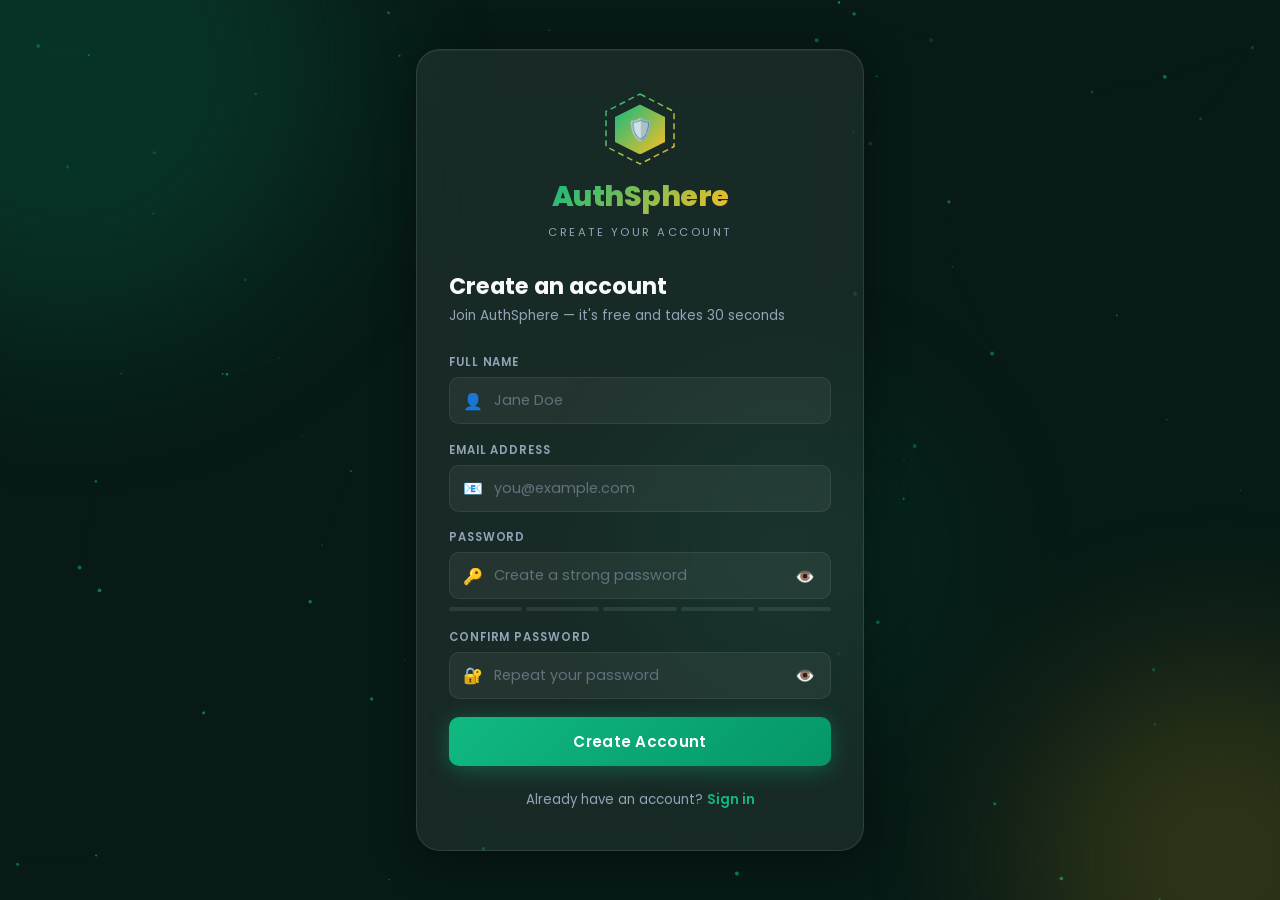
<file: Task4_LoginAuthentication/register.html>
<!DOCTYPE html>
<html lang="en">
<head>
  <meta charset="UTF-8"/>
  <meta name="viewport" content="width=device-width, initial-scale=1.0"/>
  <title>AuthSphere — Create Account</title>
  <link rel="stylesheet" href="style.css"/>
</head>
<body data-page="register">

  <canvas id="ptc"></canvas>
  <div class="blobs" aria-hidden="true">
    <div class="blob b1"></div>
    <div class="blob b2"></div>
    <div class="blob b3"></div>
  </div>
  <div id="toast-root"></div>

  <div class="page-wrap">
    <main class="auth-scene">
      <div class="auth-card glass-card">

        <!-- Brand emblem -->
        <div class="auth-emblem">
          <div class="hex-ring-outer">
            <svg class="hspin" viewBox="0 0 78 78" fill="none" xmlns="http://www.w3.org/2000/svg">
              <polygon
                points="39,4 73,21.5 73,56.5 39,74 5,56.5 5,21.5"
                stroke="url(#hg2)"
                stroke-width="1.5"
                stroke-dasharray="6 4"
                fill="none"/>
              <defs>
                <linearGradient id="hg2" x1="0%" y1="0%" x2="100%" y2="100%">
                  <stop offset="0%" stop-color="#10B981"/>
                  <stop offset="100%" stop-color="#FBBF24"/>
                </linearGradient>
              </defs>
            </svg>
            <div class="hex-core">🛡️</div>
          </div>
          <div class="brand-name">AuthSphere</div>
          <div class="brand-tag">Create Your Account</div>
        </div>

        <!-- Card header -->
        <div class="auth-head">
          <h2>Create an account</h2>
          <p>Join AuthSphere — it's free and takes 30 seconds</p>
        </div>

        <!-- Registration form -->
        <form id="reg-form" novalidate>

          <!-- Name -->
          <div class="field">
            <label for="reg-name">Full name</label>
            <div class="iw">
              <span class="ii" aria-hidden="true">👤</span>
              <input
                type="text"
                id="reg-name"
                placeholder="Jane Doe"
                autocomplete="name"
                required/>
            </div>
            <div class="ferr" id="name-err"></div>
          </div>

          <!-- Email -->
          <div class="field">
            <label for="reg-email">Email address</label>
            <div class="iw">
              <span class="ii" aria-hidden="true">📧</span>
              <input
                type="email"
                id="reg-email"
                placeholder="you@example.com"
                autocomplete="email"
                required/>
            </div>
            <div class="ferr" id="email-err"></div>
          </div>

          <!-- Password -->
          <div class="field">
            <label for="reg-pw">Password</label>
            <div class="iw">
              <span class="ii" aria-hidden="true">🔑</span>
              <input
                type="password"
                id="reg-pw"
                placeholder="Create a strong password"
                autocomplete="new-password"
                required/>
              <button type="button" class="ia" id="pw-toggle" aria-label="Toggle password visibility">👁️</button>
            </div>
            <!-- Strength meter -->
            <div class="sw">
              <div class="sbars" id="pw-bars">
                <div class="sbar"></div>
                <div class="sbar"></div>
                <div class="sbar"></div>
                <div class="sbar"></div>
                <div class="sbar"></div>
              </div>
              <div class="stxt" id="pw-strength-txt"></div>
            </div>
            <div class="ferr" id="pw-err"></div>
          </div>

          <!-- Confirm Password -->
          <div class="field">
            <label for="reg-cpw">Confirm password</label>
            <div class="iw">
              <span class="ii" aria-hidden="true">🔐</span>
              <input
                type="password"
                id="reg-cpw"
                placeholder="Repeat your password"
                autocomplete="new-password"
                required/>
              <button type="button" class="ia" id="cpw-toggle" aria-label="Toggle confirm password visibility">👁️</button>
            </div>
            <div class="ferr" id="cpw-err"></div>
          </div>

          <button type="submit" class="btn-primary" id="reg-btn">
            Create Account
          </button>
        </form>

        <div class="auth-switch">
          Already have an account? <a href="index.html">Sign in</a>
        </div>

      </div>
    </main>
  </div>

  <script src="script.js"></script>
</body>
</html>
</file>
<file: Task1_Calculator/style.css>
@import url('https://fonts.googleapis.com/css2?family=Poppins:wght@300;400;500;600&display=swap');

*{
    margin:0;
    padding:0;
    box-sizing:border-box;
    font-family:'Poppins',sans-serif;
}

body{
    min-height:100vh;
    display:flex;
    justify-content:center;
    align-items:center;
    overflow:hidden;
    background:linear-gradient(
        -45deg,
        #0f172a,
        #1e1b4b,
        #312e81,
        #111827
    );
    background-size:400% 400%;
    animation:gradientMove 15s ease infinite;
}

@keyframes gradientMove{
    0%{background-position:0% 50%;}
    50%{background-position:100% 50%;}
    100%{background-position:0% 50%;}
}

.blob{
    position:absolute;
    border-radius:50%;
    filter:blur(100px);
    opacity:.5;
    animation:float 10s ease-in-out infinite;
}

.blob1{
    width:300px;
    height:300px;
    background:#8b5cf6;
    top:-100px;
    left:-100px;
}

.blob2{
    width:280px;
    height:280px;
    background:#06b6d4;
    bottom:-100px;
    right:-50px;
}

.blob3{
    width:250px;
    height:250px;
    background:#ec4899;
    top:40%;
    left:60%;
}

@keyframes float{
    0%,100%{
        transform:translateY(0);
    }
    50%{
        transform:translateY(-40px);
    }
}

.wrapper{
    position:relative;
    z-index:10;
    display:flex;
    gap:25px;
    flex-wrap:wrap;
    justify-content:center;
}

.calculator{
    width:380px;
    backdrop-filter:blur(20px);
    background:rgba(255,255,255,.08);
    border:1px solid rgba(255,255,255,.15);
    border-radius:30px;
    padding:25px;
    box-shadow:
    0 8px 32px rgba(0,0,0,.4),
    inset 0 1px 1px rgba(255,255,255,.1);
}

.header{
    display:flex;
    justify-content:space-between;
    color:white;
    margin-bottom:15px;
}

.logo{
    font-size:1.2rem;
    font-weight:600;
}

.clock{
    font-size:.9rem;
    opacity:.8;
}

.display{
    margin-bottom:20px;
}

#display{
    width:100%;
    height:90px;
    border:none;
    outline:none;
    border-radius:20px;
    background:rgba(255,255,255,.05);
    color:white;
    text-align:right;
    padding:20px;
    font-size:2.2rem;
}

.buttons{
    display:grid;
    grid-template-columns:repeat(4,1fr);
    gap:12px;
}

button{
    height:70px;
    border:none;
    border-radius:18px;
    background:rgba(255,255,255,.08);
    color:white;
    font-size:1.2rem;
    cursor:pointer;
    transition:.3s;
}

button:hover{
    transform:translateY(-4px);
    background:rgba(255,255,255,.15);
}

button:active{
    transform:scale(.95);
}

.operator{
    background:linear-gradient(
    135deg,
    #f97316,
    #fb923c);
}

.equal{
    background:linear-gradient(
    135deg,
    #22c55e,
    #16a34a);
    grid-column:span 2;
}

.history{
    width:280px;
    backdrop-filter:blur(20px);
    background:rgba(255,255,255,.08);
    border:1px solid rgba(255,255,255,.15);
    border-radius:30px;
    padding:20px;
    color:white;
}

.history h3{
    text-align:center;
    margin-bottom:15px;
}

#historyList{
    list-style:none;
    max-height:400px;
    overflow:auto;
}

#historyList li{
    margin-bottom:10px;
    padding:10px;
    background:rgba(255,255,255,.06);
    border-radius:12px;
}

@media(max-width:768px){

    .wrapper{
        flex-direction:column;
        align-items:center;
    }

    .calculator{
        width:95%;
        max-width:380px;
    }

    .history{
        width:95%;
        max-width:380px;
    }
}
</file>
<file: Task2_TributePage/style.css>
/* ── RESET & VARIABLES ── */
*, *::before, *::after { box-sizing: border-box; margin: 0; padding: 0; }

:root {
  --saffron:  #E65100;
  --amber:    #F57F17;
  --gold:     #FFB300;
  --bg:       #FFFDF8;
  --bg2:      #FFF8EE;
  --bg3:      #FEF3E2;
  --text:     #1C1208;
  --body:     #4A3F30;
  --muted:    #9A8060;
  --border:   #E8D8C0;
  --white:    #FFFFFF;
  --shadow:   rgba(180, 100, 20, 0.12);
}

html { scroll-behavior: smooth; }

body {
  font-family: 'Inter', sans-serif;
  background: var(--bg);
  color: var(--text);
  line-height: 1.7;
}

/* ── REUSABLES ── */
.section-label {
  font-family: 'Space Mono', monospace;
  font-size: 0.68rem;
  letter-spacing: 0.3em;
  color: var(--saffron);
  text-transform: uppercase;
  margin-bottom: 12px;
}

h2 {
  font-family: 'Playfair Display', serif;
  font-size: clamp(1.9rem, 3.5vw, 2.8rem);
  font-weight: 700;
  color: var(--text);
  line-height: 1.2;
  margin-bottom: 28px;
}

p {
  font-size: 1rem;
  color: var(--body);
  margin-bottom: 16px;
  font-weight: 400;
}

p:last-child { margin-bottom: 0; }
p strong { color: var(--text); font-weight: 600; }

/* ── HERO ── */
.hero {
  min-height: 100vh;
  display: grid;
  grid-template-columns: 1fr 1fr;
  background: var(--bg2);
  position: relative;
  overflow: hidden;
}

.hero-left {
  display: flex;
  flex-direction: column;
  justify-content: center;
  padding: 80px 56px 80px 80px;
  z-index: 2;
}

.eyebrow {
  font-family: 'Space Mono', monospace;
  font-size: 0.7rem;
  letter-spacing: 0.28em;
  color: var(--saffron);
  text-transform: uppercase;
  margin-bottom: 20px;
}

.hero-name {
  font-family: 'Playfair Display', serif;
  font-size: clamp(3rem, 5vw, 5.5rem);
  font-weight: 700;
  line-height: 1.05;
  color: var(--text);
  margin-bottom: 14px;
}

.hero-name span { color: var(--saffron); display: block; }

.hero-dates {
  font-family: 'Space Mono', monospace;
  font-size: 0.78rem;
  color: var(--muted);
  margin-bottom: 36px;
  letter-spacing: 0.08em;
}

.hero-quote {
  font-family: 'Playfair Display', serif;
  font-style: italic;
  font-size: 1.1rem;
  color: var(--body);
  border-left: 3px solid var(--saffron);
  padding-left: 20px;
  max-width: 400px;
  line-height: 1.65;
}

.hero-right {
  position: relative;
  display: flex;
  align-items: stretch;
}

.img-frame {
  width: 100%;
  height: 100%;
  position: relative;
  overflow: hidden;
}

.img-frame img {
  width: 100%;
  height: 100%;
  object-fit: cover;
  object-position: top center;
  display: block;
}

/* fade left edge of photo into bg */
.img-frame::before {
  content: '';
  position: absolute;
  inset: 0;
  background: linear-gradient(to right, var(--bg2) 0%, transparent 30%),
              linear-gradient(to top, var(--bg2) 0%, transparent 20%);
  z-index: 1;
}

/* ── ABOUT ── */
.about {
  background: var(--bg);
  padding: 100px 80px;
  max-width: 900px;
  margin: 0 auto;
  text-align: center;
  position: relative;
}

.about-badge {
  display: inline-block;
  background: var(--bg3);
  border: 1px solid var(--border);
  border-radius: 999px;
  padding: 6px 20px;
  font-family: 'Space Mono', monospace;
  font-size: 0.7rem;
  color: var(--amber);
  letter-spacing: 0.15em;
  text-transform: uppercase;
  margin-bottom: 24px;
}

.about .section-label { justify-content: center; }

.about-body {
  max-width: 700px;
  margin: 0 auto;
  text-align: left;
}

.about-body p { max-width: 100%; }

/* ── STATS BAND ── */
.stats-band {
  background: var(--saffron);
  padding: 48px 80px;
  display: flex;
  justify-content: center;
  align-items: center;
  gap: 0;
  flex-wrap: wrap;
}

.stat {
  display: flex;
  flex-direction: column;
  align-items: center;
  padding: 12px 56px;
}

.stat-num {
  font-family: 'Playfair Display', serif;
  font-size: 2.4rem;
  font-weight: 700;
  color: var(--white);
  line-height: 1;
  margin-bottom: 6px;
}

.stat-label {
  font-family: 'Space Mono', monospace;
  font-size: 0.65rem;
  letter-spacing: 0.18em;
  text-transform: uppercase;
  color: rgba(255,255,255,0.75);
}

.stat-divider {
  width: 1px;
  height: 48px;
  background: rgba(255,255,255,0.3);
}

/* ── TIMELINE ── */
.timeline {
  background: var(--bg3);
  padding: 100px 80px;
}

.tl-list {
  margin-top: 48px;
  max-width: 760px;
}

.tl-item {
  display: grid;
  grid-template-columns: 96px 36px 1fr;
  gap: 0 20px;
  padding: 24px 0;
  border-bottom: 1px solid var(--border);
  align-items: start;
}

.tl-item:last-child { border-bottom: none; }

.tl-year {
  font-family: 'Space Mono', monospace;
  font-size: 0.78rem;
  font-weight: 700;
  color: var(--amber);
  text-align: right;
  padding-top: 4px;
}

.tl-connector {
  display: flex;
  flex-direction: column;
  align-items: center;
  padding-top: 5px;
}

.dot {
  width: 10px;
  height: 10px;
  border-radius: 50%;
  background: var(--saffron);
  flex-shrink: 0;
  box-shadow: 0 0 0 3px rgba(230,81,0,0.15);
}

.tl-connector::after {
  content: '';
  flex: 1;
  width: 1px;
  background: var(--border);
  margin-top: 6px;
  min-height: 24px;
}

.tl-item:last-child .tl-connector::after { display: none; }

.tl-body h3 {
  font-family: 'Playfair Display', serif;
  font-size: 1.05rem;
  color: var(--text);
  margin-bottom: 6px;
}

.tl-body p { font-size: 0.9rem; margin-bottom: 0; }

/* ── QUOTE BAND ── */
.quote-band {
  background: var(--text);
  padding: 90px 80px;
}

.quote-inner {
  max-width: 780px;
  margin: 0 auto;
  text-align: center;
}

.quote-mark {
  font-family: 'Playfair Display', serif;
  font-size: 6rem;
  color: var(--saffron);
  line-height: 0.6;
  margin-bottom: 24px;
  display: block;
}

.quote-band blockquote {
  font-family: 'Playfair Display', serif;
  font-size: clamp(1.25rem, 2.5vw, 2rem);
  font-style: italic;
  color: var(--bg2);
  line-height: 1.55;
  margin-bottom: 24px;
}

.quote-band cite {
  font-family: 'Space Mono', monospace;
  font-size: 0.7rem;
  color: var(--muted);
  letter-spacing: 0.2em;
  text-transform: uppercase;
  font-style: normal;
}

/* ── ACHIEVEMENTS ── */
.achievements {
  background: var(--bg2);
  padding: 100px 80px;
}

.ach-grid {
  display: grid;
  grid-template-columns: repeat(3, 1fr);
  gap: 20px;
  margin-top: 44px;
}

.ach-card {
  background: var(--white);
  border: 1px solid var(--border);
  border-radius: 8px;
  padding: 32px 26px;
  transition: box-shadow 0.25s, transform 0.25s, border-color 0.25s;
}

.ach-card:hover {
  box-shadow: 0 12px 40px var(--shadow);
  border-color: rgba(230,81,0,0.3);
  transform: translateY(-4px);
}

.ach-icon { font-size: 2rem; margin-bottom: 16px; display: block; }

.ach-card h3 {
  font-family: 'Playfair Display', serif;
  font-size: 1rem;
  color: var(--text);
  margin-bottom: 10px;
  line-height: 1.3;
}

.ach-card p { font-size: 0.87rem; margin-bottom: 0; }

/* ── FOOTER ── */
footer {
  background: var(--bg3);
  border-top: 1px solid var(--border);
  padding: 56px 80px;
  text-align: center;
}

.footer-name {
  font-family: 'Playfair Display', serif;
  font-size: 1.6rem;
  color: var(--saffron);
  margin-bottom: 8px;
}

.footer-sub {
  font-family: 'Playfair Display', serif;
  font-style: italic;
  font-size: 1rem;
  color: var(--body);
  margin-bottom: 20px;
}

.footer-credit {
  font-family: 'Space Mono', monospace;
  font-size: 0.65rem;
  letter-spacing: 0.12em;
  color: var(--muted);
  margin-bottom: 0;
}

/* ── RESPONSIVE ── */
@media (max-width: 900px) {
  .hero { grid-template-columns: 1fr; min-height: auto; }
  .hero-left { padding: 72px 28px 40px; }
  .hero-right { height: 60vw; }

  .about { padding: 64px 28px; }
  .timeline { padding: 64px 28px; }
  .achievements { padding: 64px 28px; }
  .quote-band { padding: 64px 28px; }
  footer { padding: 48px 28px; }

  .stats-band { padding: 36px 20px; gap: 0; }
  .stat { padding: 12px 28px; }
  .stat-divider { height: 36px; }

  .ach-grid { grid-template-columns: 1fr 1fr; }
  .tl-item { grid-template-columns: 72px 28px 1fr; }
}

@media (max-width: 560px) {
  .ach-grid { grid-template-columns: 1fr; }
  .stat-divider { display: none; }
  .stats-band { flex-direction: column; gap: 12px; }
  .stat { padding: 8px 0; }
}
</file>
<file: Task3_TodoWebApp/style.css>
/* ═══════════════════════════════════════════
   TOKENS & RESET
═══════════════════════════════════════════ */
*,*::before,*::after{box-sizing:border-box;margin:0;padding:0}
:root{
  --bg-a:#0F172A;--bg-b:#1E293B;--bg-c:#312E81;
  --purple:#A855F7;--purple-d:#7C3AED;--purple-glow:rgba(168,85,247,.25);
  --cyan:#06B6D4;--cyan-glow:rgba(6,182,212,.2);
  --pink:#EC4899;--pink-glow:rgba(236,72,153,.2);
  --glass:rgba(255,255,255,.06);--glass-b:rgba(255,255,255,.12);
  --border:rgba(255,255,255,.1);--border-b:rgba(255,255,255,.18);
  --text:#F1F5F9;--text2:#94A3B8;--text3:#64748B;
  --red:#F87171;--amber:#FBBF24;--green:#34D399;
  --radius:16px;--blur:blur(20px);
  --tr:.25s cubic-bezier(.4,0,.2,1);
  /* mood overrides */
  --mood-a:var(--purple);--mood-b:var(--cyan);
}
html{scroll-behavior:smooth}
body{
  font-family:'Poppins',sans-serif;
  background:linear-gradient(135deg,var(--bg-a) 0%,var(--bg-b) 50%,var(--bg-c) 100%);
  background-attachment:fixed;
  color:var(--text);min-height:100vh;
  overflow-x:hidden;
}
/* scrollbar */
::-webkit-scrollbar{width:5px}
::-webkit-scrollbar-track{background:transparent}
::-webkit-scrollbar-thumb{background:var(--purple);border-radius:99px}

/* ═══════ PARTICLES ═══════ */
#particles{position:fixed;inset:0;pointer-events:none;z-index:0;overflow:hidden}
.particle{
  position:absolute;border-radius:50%;
  animation:float linear infinite;
  opacity:0;
}
@keyframes float{
  0%{transform:translateY(100vh) scale(0);opacity:0}
  10%{opacity:1}
  90%{opacity:.6}
  100%{transform:translateY(-10vh) scale(1);opacity:0}
}

/* ═══════ LAYOUT ═══════ */
.app{position:relative;z-index:1;max-width:1100px;margin:0 auto;padding:24px 20px 80px}

/* ═══════ GLASS MIXIN ═══════ */
.glass{
  background:var(--glass);
  backdrop-filter:var(--blur);
  -webkit-backdrop-filter:var(--blur);
  border:1px solid var(--border);
  border-radius:var(--radius);
}

/* ═══════ HEADER ═══════ */
.header{
  display:flex;align-items:center;justify-content:space-between;
  padding:20px 28px;margin-bottom:24px;
  background:var(--glass);backdrop-filter:var(--blur);-webkit-backdrop-filter:var(--blur);
  border:1px solid var(--border);border-radius:20px;
  box-shadow:0 0 40px rgba(168,85,247,.1);
  flex-wrap:wrap;gap:16px;
}
.brand{display:flex;align-items:center;gap:14px}
.brand-icon{
  width:44px;height:44px;border-radius:12px;
  background:linear-gradient(135deg,var(--purple),var(--cyan));
  display:flex;align-items:center;justify-content:center;
  font-size:1.3rem;box-shadow:0 0 20px var(--purple-glow);
}
.brand-name{
  font-size:1.4rem;font-weight:800;letter-spacing:-.03em;
  background:linear-gradient(90deg,var(--purple),var(--cyan),var(--pink));
  -webkit-background-clip:text;-webkit-text-fill-color:transparent;background-clip:text;
}
.brand-sub{font-size:.7rem;color:var(--text3);letter-spacing:.08em;text-transform:uppercase}
.header-right{display:flex;align-items:center;gap:10px;flex-wrap:wrap}

/* mood pills */
.mood-btn{
  padding:6px 14px;border-radius:99px;border:1px solid var(--border);
  background:var(--glass);color:var(--text2);font-size:.72rem;font-weight:600;
  font-family:'Poppins',sans-serif;cursor:pointer;transition:var(--tr);
  white-space:nowrap;
}
.mood-btn:hover,.mood-btn.active{
  background:linear-gradient(135deg,var(--mood-a),var(--mood-b));
  color:#fff;border-color:transparent;
  box-shadow:0 0 16px var(--purple-glow);
}

/* ═══════ STATS ROW ═══════ */
.stats-row{display:grid;grid-template-columns:repeat(4,1fr);gap:16px;margin-bottom:24px}

@media(max-width:700px){.stats-row{grid-template-columns:repeat(2,1fr)}}

.stat-card{
  padding:20px;background:var(--glass);backdrop-filter:var(--blur);-webkit-backdrop-filter:var(--blur);
  border:1px solid var(--border);border-radius:var(--radius);
  transition:var(--tr);text-align:center;position:relative;overflow:hidden;
}
.stat-card::before{
  content:'';position:absolute;inset:0;
  background:linear-gradient(135deg,var(--mood-a),var(--mood-b));
  opacity:0;transition:var(--tr);
}
.stat-card:hover::before{opacity:.06}
.stat-card:hover{border-color:var(--border-b);transform:translateY(-2px);box-shadow:0 8px 32px rgba(0,0,0,.3)}
.stat-val{font-size:1.8rem;font-weight:800;
  background:linear-gradient(135deg,var(--purple),var(--cyan));
  -webkit-background-clip:text;-webkit-text-fill-color:transparent;background-clip:text;
  display:block;line-height:1;margin-bottom:4px;
}
.stat-label{font-size:.68rem;color:var(--text3);text-transform:uppercase;letter-spacing:.1em;font-weight:600}
.stat-icon{font-size:1.4rem;margin-bottom:8px;display:block}

/* ═══════ PRODUCTIVITY RING ═══════ */
.prod-card{
  padding:20px 28px;background:var(--glass);backdrop-filter:var(--blur);-webkit-backdrop-filter:var(--blur);
  border:1px solid var(--border);border-radius:var(--radius);margin-bottom:24px;
  display:flex;align-items:center;gap:28px;flex-wrap:wrap;
}
.ring-wrap{position:relative;flex-shrink:0}
.ring-svg{width:96px;height:96px;transform:rotate(-90deg)}
.ring-bg{fill:none;stroke:rgba(255,255,255,.08);stroke-width:8}
.ring-fill{
  fill:none;stroke-width:8;stroke-linecap:round;
  stroke:url(#ringGrad);
  stroke-dasharray:251.2;stroke-dashoffset:251.2;
  transition:stroke-dashoffset 1s cubic-bezier(.4,0,.2,1);
}
.ring-label{
  position:absolute;inset:0;display:flex;flex-direction:column;
  align-items:center;justify-content:center;
}
.ring-pct{font-size:1.3rem;font-weight:800;
  background:linear-gradient(135deg,var(--purple),var(--cyan));
  -webkit-background-clip:text;-webkit-text-fill-color:transparent;background-clip:text;
}
.ring-sub{font-size:.55rem;color:var(--text3);text-transform:uppercase;letter-spacing:.06em}
.prod-info h3{font-size:1rem;font-weight:700;margin-bottom:4px}
.prod-info p{font-size:.8rem;color:var(--text2);line-height:1.5;max-width:320px}
.streak-badge{
  display:inline-flex;align-items:center;gap:6px;
  padding:5px 14px;border-radius:99px;
  background:linear-gradient(135deg,rgba(251,191,36,.15),rgba(236,72,153,.15));
  border:1px solid rgba(251,191,36,.25);
  font-size:.75rem;font-weight:700;color:var(--amber);margin-top:8px;
}

/* ═══════ MAIN GRID ═══════ */
.main-grid{display:grid;grid-template-columns:1fr 340px;gap:20px;align-items:start}
@media(max-width:900px){.main-grid{grid-template-columns:1fr}}

/* ═══════ ADD TASK CARD ═══════ */
.add-card{
  background:var(--glass);backdrop-filter:var(--blur);-webkit-backdrop-filter:var(--blur);
  border:1px solid var(--border);border-radius:var(--radius);
  padding:24px;margin-bottom:20px;
  box-shadow:0 0 0 1px rgba(168,85,247,0) ;
  transition:box-shadow var(--tr);
}
.add-card:focus-within{
  box-shadow:0 0 0 2px var(--purple),0 0 40px var(--purple-glow);
  border-color:var(--purple);
}
.add-top{display:flex;gap:10px;margin-bottom:14px}
.task-input{
  flex:1;background:rgba(255,255,255,.05);border:1.5px solid var(--border);
  border-radius:10px;padding:13px 18px;
  font-size:.92rem;font-family:'Poppins',sans-serif;color:var(--text);outline:none;
  transition:border-color var(--tr),box-shadow var(--tr);
}
.task-input::placeholder{color:var(--text3)}
.task-input:focus{border-color:var(--purple);box-shadow:0 0 0 3px var(--purple-glow)}
.add-options{display:flex;gap:10px;flex-wrap:wrap;align-items:center}
.sel{
  background:rgba(255,255,255,.05);border:1px solid var(--border);
  border-radius:8px;padding:8px 12px;
  font-size:.78rem;font-family:'Poppins',sans-serif;color:var(--text2);outline:none;
  cursor:pointer;transition:border-color var(--tr);
}
.sel:focus{border-color:var(--purple)}
.sel option{background:#1E293B;color:var(--text)}
.date-input{
  background:rgba(255,255,255,.05);border:1px solid var(--border);
  border-radius:8px;padding:8px 12px;
  font-size:.78rem;font-family:'Poppins',sans-serif;color:var(--text2);outline:none;
  cursor:pointer;transition:border-color var(--tr);
}
.date-input:focus{border-color:var(--cyan)}
.date-input::-webkit-calendar-picker-indicator{filter:invert(.5)}
.ai-hint{
  font-size:.7rem;color:var(--cyan);margin-top:8px;min-height:18px;
  display:flex;align-items:center;gap:6px;
}
.ai-hint span{opacity:.7}

/* ═══════ BUTTONS ═══════ */
.btn{
  display:inline-flex;align-items:center;gap:8px;
  padding:11px 22px;border-radius:10px;border:none;
  font-size:.85rem;font-weight:700;font-family:'Poppins',sans-serif;
  cursor:pointer;transition:var(--tr);position:relative;overflow:hidden;white-space:nowrap;
}
.btn::after{
  content:'';position:absolute;inset:0;
  background:radial-gradient(circle at var(--rx,50%) var(--ry,50%),rgba(255,255,255,.25) 0%,transparent 60%);
  opacity:0;transition:opacity .4s;
}
.btn:active::after{opacity:1}
.btn-primary{
  background:linear-gradient(135deg,var(--purple),var(--cyan));
  color:#fff;box-shadow:0 4px 20px var(--purple-glow);
}
.btn-primary:hover{transform:translateY(-2px);box-shadow:0 8px 32px var(--purple-glow)}
.btn-sm{padding:7px 14px;font-size:.75rem;border-radius:8px}
.btn-ghost{background:rgba(255,255,255,.07);color:var(--text2);border:1px solid var(--border)}
.btn-ghost:hover{background:rgba(255,255,255,.12);color:var(--text)}
.btn-icon{
  width:34px;height:34px;padding:0;border-radius:8px;
  background:transparent;color:var(--text3);border:1px solid transparent;
  font-size:.85rem;
}
.btn-icon:hover.edit{background:rgba(168,85,247,.15);color:var(--purple);border-color:rgba(168,85,247,.3)}
.btn-icon:hover.del{background:rgba(248,113,113,.12);color:var(--red);border-color:rgba(248,113,113,.25)}
.btn-icon:hover.fav{background:rgba(251,191,36,.12);color:var(--amber);border-color:rgba(251,191,36,.25)}

/* ═══════ SEARCH & FILTER ═══════ */
.search-row{display:flex;gap:10px;margin-bottom:14px;flex-wrap:wrap}
.search-wrap{position:relative;flex:1;min-width:180px}
.search-icon{position:absolute;left:13px;top:50%;transform:translateY(-50%);color:var(--text3);font-size:.85rem;pointer-events:none}
.search-input{
  width:100%;background:rgba(255,255,255,.05);border:1.5px solid var(--border);
  border-radius:10px;padding:10px 36px 10px 36px;
  font-size:.85rem;font-family:'Poppins',sans-serif;color:var(--text);outline:none;
  transition:border-color var(--tr),box-shadow var(--tr);
}
.search-input::placeholder{color:var(--text3)}
.search-input:focus{border-color:var(--cyan);box-shadow:0 0 0 3px var(--cyan-glow)}
.search-clear-btn{position:absolute;right:10px;top:50%;transform:translateY(-50%);background:none;border:none;color:var(--text3);cursor:pointer;font-size:.8rem;display:none;padding:4px}
.search-clear-btn.vis{display:block}
.filter-row{display:flex;gap:6px;flex-wrap:wrap}
.ftab{
  padding:7px 18px;border-radius:99px;border:1px solid var(--border);
  background:rgba(255,255,255,.05);color:var(--text3);
  font-size:.75rem;font-weight:600;font-family:'Poppins',sans-serif;
  cursor:pointer;transition:var(--tr);
}
.ftab:hover{color:var(--text2)}
.ftab.active{
  background:linear-gradient(135deg,var(--purple),var(--cyan));
  color:#fff;border-color:transparent;box-shadow:0 0 16px var(--purple-glow);
}
.cat-filter-row{display:flex;gap:6px;flex-wrap:wrap;margin-top:8px}
.cftab{padding:5px 12px;border-radius:99px;border:1px solid var(--border);background:transparent;
  color:var(--text3);font-size:.68rem;font-weight:600;font-family:'Poppins',sans-serif;cursor:pointer;transition:var(--tr)}
.cftab:hover{color:var(--text2);border-color:var(--border-b)}
.cftab.active{background:rgba(6,182,212,.15);color:var(--cyan);border-color:rgba(6,182,212,.3)}

/* ═══════ TASK PANELS ═══════ */
.panel{
  background:var(--glass);backdrop-filter:var(--blur);-webkit-backdrop-filter:var(--blur);
  border:1px solid var(--border);border-radius:var(--radius);overflow:hidden;
  margin-bottom:16px;
}
.panel-hdr{
  padding:14px 20px;border-bottom:1px solid var(--border);
  display:flex;align-items:center;justify-content:space-between;
  background:linear-gradient(to right,rgba(168,85,247,.06),transparent);
}
.panel-title-row{display:flex;align-items:center;gap:8px}
.pdot{width:8px;height:8px;border-radius:50%;flex-shrink:0}
.pdot-p{background:var(--amber);box-shadow:0 0 8px rgba(251,191,36,.6)}
.pdot-c{background:var(--green);box-shadow:0 0 8px rgba(52,211,153,.6)}
.panel-ttl{font-size:.75rem;font-weight:700;color:var(--text2);text-transform:uppercase;letter-spacing:.1em}
.panel-cnt{
  font-size:.68rem;font-weight:700;background:rgba(255,255,255,.08);
  border:1px solid var(--border);color:var(--text3);
  border-radius:99px;padding:2px 9px;min-width:26px;text-align:center;
}
.drag-hint-lbl{font-size:.6rem;color:var(--text3);font-style:italic}
.btn-clear-all{
  font-size:.68rem;font-weight:700;color:var(--red);
  background:rgba(248,113,113,.1);border:1px solid rgba(248,113,113,.2);
  border-radius:7px;padding:4px 12px;cursor:pointer;
  font-family:'Poppins',sans-serif;transition:var(--tr);
}
.btn-clear-all:hover{background:rgba(248,113,113,.2)}
.task-list{list-style:none;padding:10px;display:flex;flex-direction:column;gap:7px;min-height:72px}

/* ═══════ EMPTY STATE ═══════ */
.empty{display:flex;flex-direction:column;align-items:center;padding:40px 20px;gap:14px;text-align:center}
.empty-art{font-size:3rem;opacity:.4;filter:grayscale(.3)}
.empty p{font-size:.82rem;color:var(--text3);line-height:1.65;max-width:220px}

/* ═══════ TASK ITEM ═══════ */
.titem{
  display:flex;align-items:flex-start;gap:10px;
  background:rgba(255,255,255,.04);border:1px solid var(--border);
  border-radius:10px;padding:13px 13px;
  transition:var(--tr);animation:slideIn .2s ease;cursor:grab;
  position:relative;overflow:hidden;
}
.titem::before{
  content:'';position:absolute;left:0;top:0;bottom:0;width:3px;border-radius:3px 0 0 3px;
  background:linear-gradient(to bottom,var(--purple),var(--cyan));opacity:0;transition:var(--tr);
}
.titem:hover::before,.titem:focus-within::before{opacity:1}
.titem:hover{
  background:rgba(255,255,255,.07);border-color:var(--border-b);
  transform:translateX(2px);box-shadow:0 4px 20px rgba(0,0,0,.3);
}
.titem.dragging{opacity:.35;transform:scale(.97);border-color:var(--purple);box-shadow:0 0 20px var(--purple-glow)}
.titem.drag-over{border-color:var(--cyan)!important;background:rgba(6,182,212,.08)!important;box-shadow:0 0 16px var(--cyan-glow)!important}
.titem.done .task-txt{text-decoration:line-through;color:var(--text3)}
@keyframes slideIn{from{opacity:0;transform:translateY(-5px)}to{opacity:1;transform:translateY(0)}}

.drag-h{color:var(--text3);font-size:.9rem;opacity:0;transition:opacity var(--tr);cursor:grab;flex-shrink:0;margin-top:2px;user-select:none}
.titem:hover .drag-h{opacity:1}

/* checkbox */
.tcheck{
  width:20px;height:20px;border-radius:6px;border:1.5px solid rgba(255,255,255,.2);
  background:transparent;cursor:pointer;appearance:none;flex-shrink:0;margin-top:1px;
  transition:var(--tr);position:relative;
}
.tcheck:hover{border-color:var(--purple);box-shadow:0 0 0 3px var(--purple-glow)}
.tcheck:checked{background:linear-gradient(135deg,var(--purple),var(--cyan));border-color:var(--purple);box-shadow:0 0 12px var(--purple-glow)}
.tcheck:checked::after{content:'';position:absolute;left:5px;top:2px;width:6px;height:10px;border:2px solid #fff;border-top:none;border-left:none;transform:rotate(45deg)}

.tbody{flex:1;min-width:0}
.task-txt{font-size:.88rem;color:var(--text);word-break:break-word;line-height:1.5;font-weight:500}
.tmeta{display:flex;flex-wrap:wrap;gap:5px;margin-top:6px}
.mpill{
  font-size:.62rem;font-weight:600;padding:2px 8px;border-radius:99px;
  display:flex;align-items:center;gap:3px;
  background:rgba(255,255,255,.06);border:1px solid var(--border);color:var(--text3);
}
.mpill.pri-high{background:rgba(248,113,113,.1);border-color:rgba(248,113,113,.2);color:var(--red)}
.mpill.pri-med{background:rgba(251,191,36,.08);border-color:rgba(251,191,36,.2);color:var(--amber)}
.mpill.pri-low{background:rgba(52,211,153,.08);border-color:rgba(52,211,153,.2);color:var(--green)}
.mpill.overdue{background:rgba(248,113,113,.15);border-color:rgba(248,113,113,.3);color:var(--red)}

.tactions{display:flex;gap:3px;flex-shrink:0;opacity:0;transition:opacity var(--tr)}
.titem:hover .tactions{opacity:1}

/* highlight */
mark{background:rgba(168,85,247,.25);color:var(--purple);border-radius:2px;padding:0 1px}

/* ═══════ SIDEBAR ═══════ */
.sidebar{display:flex;flex-direction:column;gap:16px}

/* quote card */
.quote-card{
  background:var(--glass);backdrop-filter:var(--blur);-webkit-backdrop-filter:var(--blur);
  border:1px solid var(--border);border-radius:var(--radius);padding:22px;
  position:relative;overflow:hidden;
}
.quote-card::before{
  content:'"';position:absolute;right:16px;top:-10px;
  font-size:6rem;color:var(--purple);opacity:.12;
  font-family:Georgia,serif;line-height:1;pointer-events:none;
}
.quote-label{font-size:.65rem;color:var(--text3);text-transform:uppercase;letter-spacing:.12em;font-weight:700;margin-bottom:10px;display:flex;align-items:center;gap:6px}
.quote-txt{font-size:.85rem;font-style:italic;color:var(--text2);line-height:1.6}
.quote-author{font-size:.72rem;color:var(--text3);margin-top:8px;font-weight:600}

/* achievements */
.ach-card{
  background:var(--glass);backdrop-filter:var(--blur);-webkit-backdrop-filter:var(--blur);
  border:1px solid var(--border);border-radius:var(--radius);padding:22px;
}
.sidebar-ttl{font-size:.72rem;color:var(--text3);text-transform:uppercase;letter-spacing:.12em;font-weight:700;margin-bottom:14px;display:flex;align-items:center;gap:6px}
.badges{display:flex;flex-wrap:wrap;gap:8px}
.badge{
  display:flex;flex-direction:column;align-items:center;gap:4px;
  padding:10px 12px;border-radius:10px;
  border:1px solid var(--border);background:rgba(255,255,255,.04);
  transition:var(--tr);opacity:.35;filter:grayscale(1);min-width:64px;
}
.badge.unlocked{opacity:1;filter:none;border-color:rgba(168,85,247,.3);background:rgba(168,85,247,.08);box-shadow:0 0 16px var(--purple-glow)}
.badge-icon{font-size:1.5rem}
.badge-name{font-size:.6rem;font-weight:700;color:var(--text3);text-align:center;line-height:1.2}
.badge.unlocked .badge-name{color:var(--purple)}

/* pomodoro */
.pomo-card{
  background:var(--glass);backdrop-filter:var(--blur);-webkit-backdrop-filter:var(--blur);
  border:1px solid var(--border);border-radius:var(--radius);padding:22px;
}
.pomo-display{
  text-align:center;padding:20px 0;
  font-size:3rem;font-weight:800;letter-spacing:-.03em;
  background:linear-gradient(135deg,var(--purple),var(--cyan));
  -webkit-background-clip:text;-webkit-text-fill-color:transparent;background-clip:text;
}
.pomo-label{text-align:center;font-size:.68rem;color:var(--text3);text-transform:uppercase;letter-spacing:.1em;margin-bottom:14px}
.pomo-controls{display:flex;justify-content:center;gap:8px;flex-wrap:wrap}
.ambient-row{display:flex;gap:6px;margin-top:12px;flex-wrap:wrap}
.amb-btn{
  flex:1;min-width:60px;padding:7px 4px;border-radius:8px;border:1px solid var(--border);
  background:rgba(255,255,255,.05);color:var(--text3);
  font-size:.7rem;font-weight:600;font-family:'Poppins',sans-serif;cursor:pointer;
  transition:var(--tr);text-align:center;
}
.amb-btn:hover{border-color:var(--border-b);color:var(--text2)}
.amb-btn.active{background:rgba(6,182,212,.15);color:var(--cyan);border-color:rgba(6,182,212,.3)}

/* weekly chart */
.chart-card{
  background:var(--glass);backdrop-filter:var(--blur);-webkit-backdrop-filter:var(--blur);
  border:1px solid var(--border);border-radius:var(--radius);padding:22px;
}
.chart-bars{display:flex;align-items:flex-end;gap:8px;height:80px;margin-top:12px}
.bar-wrap{flex:1;display:flex;flex-direction:column;align-items:center;gap:4px;height:100%}
.bar{
  width:100%;border-radius:4px 4px 0 0;
  background:linear-gradient(to top,var(--purple),var(--cyan));
  min-height:4px;transition:height .6s cubic-bezier(.4,0,.2,1);
  position:relative;
}
.bar-day{font-size:.6rem;color:var(--text3);font-weight:600}
.bar-val{font-size:.6rem;color:var(--text3)}

/* ═══════ MODAL ═══════ */
.overlay{
  position:fixed;inset:0;background:rgba(0,0,0,.7);
  backdrop-filter:blur(8px);-webkit-backdrop-filter:blur(8px);
  display:flex;align-items:center;justify-content:center;z-index:100;
  opacity:0;pointer-events:none;transition:opacity var(--tr);
}
.overlay.active{opacity:1;pointer-events:all}
.modal{
  background:linear-gradient(135deg,rgba(30,41,59,.95),rgba(49,46,129,.8));
  border:1px solid var(--border-b);border-radius:20px;
  padding:32px;width:100%;max-width:440px;
  box-shadow:0 32px 80px rgba(0,0,0,.6),0 0 60px var(--purple-glow);
  transform:scale(.94) translateY(10px);
  transition:transform .3s cubic-bezier(.34,1.56,.64,1);
}
.overlay.active .modal{transform:scale(1) translateY(0)}
.modal-ttl{font-size:1rem;font-weight:700;margin-bottom:18px;display:flex;align-items:center;gap:8px}
.modal-ttl::before{content:'✎';color:var(--purple)}
.modal-input{
  width:100%;background:rgba(255,255,255,.07);border:1.5px solid var(--border-b);
  border-radius:10px;padding:13px 16px;
  font-size:.9rem;font-family:'Poppins',sans-serif;color:var(--text);outline:none;
  transition:border-color var(--tr),box-shadow var(--tr);margin-bottom:20px;
}
.modal-input:focus{border-color:var(--purple);box-shadow:0 0 0 3px var(--purple-glow)}
.modal-actions{display:flex;justify-content:flex-end;gap:10px}

/* ═══════ TOAST ═══════ */
.toast{
  position:fixed;bottom:30px;left:50%;transform:translateX(-50%) translateY(16px);
  background:rgba(30,41,59,.95);border:1px solid var(--border-b);
  color:var(--text);font-size:.8rem;font-weight:600;
  padding:12px 24px;border-radius:99px;opacity:0;
  transition:opacity .22s,transform .22s;pointer-events:none;white-space:nowrap;z-index:200;
  box-shadow:0 8px 32px rgba(0,0,0,.5),0 0 24px var(--purple-glow);
  backdrop-filter:blur(12px);-webkit-backdrop-filter:blur(12px);
}
.toast.show{opacity:1;transform:translateX(-50%) translateY(0)}

/* ═══════ FAB ═══════ */
.fab{
  position:fixed;bottom:28px;right:28px;width:56px;height:56px;
  border-radius:50%;border:none;
  background:linear-gradient(135deg,var(--purple),var(--cyan));
  color:#fff;font-size:1.4rem;cursor:pointer;
  box-shadow:0 4px 24px var(--purple-glow),0 0 0 0 var(--purple-glow);
  transition:var(--tr);z-index:50;
  display:flex;align-items:center;justify-content:center;
  animation:fabPulse 3s infinite;
}
.fab:hover{transform:scale(1.1) rotate(45deg);box-shadow:0 8px 40px var(--purple-glow)}
@keyframes fabPulse{0%,100%{box-shadow:0 4px 24px var(--purple-glow),0 0 0 0 rgba(168,85,247,.4)}
  50%{box-shadow:0 4px 24px var(--purple-glow),0 0 0 12px rgba(168,85,247,0)}}

/* mood themes */
body.mood-happy{--bg-c:#78350F;--purple:#F59E0B;--cyan:#FCD34D;--pink:#F97316;--purple-glow:rgba(245,158,11,.25)}
body.mood-focus {--bg-c:#1E3A5F;--purple:#3B82F6;--cyan:#60A5FA;--pink:#818CF8;--purple-glow:rgba(59,130,246,.25)}
body.mood-calm  {--bg-c:#064E3B;--purple:#10B981;--cyan:#34D399;--pink:#6EE7B7;--purple-glow:rgba(16,185,129,.25)}
body.mood-creative{--bg-c:#312E81}

/* responsive */
@media(max-width:640px){
  .header{padding:16px}
  .brand-name{font-size:1.1rem}
  .stats-row{grid-template-columns:repeat(2,1fr);gap:10px}
  .stat-val{font-size:1.4rem}
  .prod-card{gap:16px}
  .add-options{gap:7px}
  .fab{bottom:20px;right:20px}
}
</file>
<file: Task4_LoginAuthentication/style.css>
/* ============================================================
   AuthSphere — style.css
   Emerald + Gold glassmorphism design system
   Themes: Emerald Shield (default), Cyber Red, Ocean Blue,
           Sunset Orange — all driven by CSS custom properties.
   ============================================================ */

@import url('https://fonts.googleapis.com/css2?family=Poppins:wght@300;400;500;600;700;800;900&display=swap');

/* ── Tokens ─────────────────────────────────────────────── */
:root {
  --bg:          #071A16;
  --bg2:         #0C2820;
  --card:        rgba(255,255,255,0.07);
  --card-border: rgba(255,255,255,0.10);
  --primary:     #10B981;
  --primary-d:   #059669;
  --primary-rgb: 16,185,129;
  --primary-g:   rgba(16,185,129,0.14);
  --accent:      #FBBF24;
  --accent-rgb:  251,191,36;
  --accent-g:    rgba(251,191,36,0.12);
  --text:        #F8FAFC;
  --muted:       #94A3B8;
  --danger:      #EF4444;
  --radius-sm:   10px;
  --radius-md:   16px;
  --radius-lg:   24px;
  --ease:        cubic-bezier(.4,0,.2,1);
}
body.theme-red {
  --bg:#1A0707; --bg2:#280C0C;
  --primary:#EF4444; --primary-d:#DC2626;
  --primary-rgb:239,68,68; --primary-g:rgba(239,68,68,0.14);
  --accent:#F97316; --accent-rgb:249,115,22; --accent-g:rgba(249,115,22,0.12);
}
body.theme-blue {
  --bg:#07101A; --bg2:#0C1828;
  --primary:#3B82F6; --primary-d:#2563EB;
  --primary-rgb:59,130,246; --primary-g:rgba(59,130,246,0.14);
  --accent:#06B6D4; --accent-rgb:6,182,212; --accent-g:rgba(6,182,212,0.12);
}
body.theme-orange {
  --bg:#1A0F07; --bg2:#281808;
  --primary:#F97316; --primary-d:#EA580C;
  --primary-rgb:249,115,22; --primary-g:rgba(249,115,22,0.14);
  --accent:#EAB308; --accent-rgb:234,179,8; --accent-g:rgba(234,179,8,0.12);
}

/* ── Reset ───────────────────────────────────────────────── */
*,*::before,*::after{box-sizing:border-box;margin:0;padding:0;}
html{scroll-behavior:smooth;}
body{font-family:'Poppins',sans-serif;background:var(--bg);color:var(--text);min-height:100vh;overflow-x:hidden;transition:background .5s;}
a{text-decoration:none;color:inherit;}
button,input{font-family:'Poppins',sans-serif;}
button{cursor:pointer;}

/* ── Particles + blobs ───────────────────────────────────── */
#ptc{position:fixed;inset:0;z-index:0;pointer-events:none;}
.blobs{position:fixed;inset:0;z-index:0;pointer-events:none;overflow:hidden;}
.blob{position:absolute;border-radius:50%;filter:blur(90px);opacity:.16;animation:blobF 13s ease-in-out infinite alternate;}
.b1{width:540px;height:540px;background:var(--primary);top:-200px;left:-200px;animation-duration:15s;}
.b2{width:400px;height:400px;background:var(--accent);bottom:-160px;right:-140px;animation-duration:11s;animation-delay:-5s;}
.b3{width:300px;height:300px;background:var(--primary);top:45%;left:50%;opacity:.09;animation-duration:17s;animation-delay:-9s;}
@keyframes blobF{from{transform:translate(0,0) scale(1);}to{transform:translate(28px,18px) scale(1.07);}}

.page-wrap{position:relative;z-index:1;min-height:100vh;}

/* ── Auth scene ─────────────────────────────────────────── */
.auth-scene{min-height:100vh;display:flex;align-items:center;justify-content:center;padding:2rem 1rem;}

/* Emblem */
.auth-emblem{display:flex;flex-direction:column;align-items:center;gap:.4rem;margin-bottom:1.75rem;}
.hex-ring-outer{position:relative;width:78px;height:78px;display:flex;align-items:center;justify-content:center;}
.hex-ring-outer .hspin{position:absolute;inset:0;width:100%;height:100%;animation:hSpin 10s linear infinite;}
@keyframes hSpin{to{transform:rotate(360deg);}}
.hex-core{width:50px;height:50px;background:linear-gradient(135deg,var(--primary),var(--accent));clip-path:polygon(50% 0%,100% 25%,100% 75%,50% 100%,0% 75%,0% 25%);display:flex;align-items:center;justify-content:center;font-size:22px;z-index:1;animation:cPulse 3s ease-in-out infinite;}
@keyframes cPulse{0%,100%{filter:drop-shadow(0 0 6px rgba(var(--primary-rgb),.3));}50%{filter:drop-shadow(0 0 20px rgba(var(--primary-rgb),.65));}}
.brand-name{font-size:1.8rem;font-weight:800;letter-spacing:-.5px;background:linear-gradient(135deg,var(--primary),var(--accent));-webkit-background-clip:text;-webkit-text-fill-color:transparent;background-clip:text;}
.brand-tag{font-size:.71rem;color:var(--muted);letter-spacing:2.5px;text-transform:uppercase;}

/* Glass card */
.glass-card{background:var(--card);backdrop-filter:blur(24px);-webkit-backdrop-filter:blur(24px);border:1px solid var(--card-border);border-radius:var(--radius-lg);box-shadow:0 8px 40px rgba(0,0,0,.35),inset 0 1px 0 rgba(255,255,255,.05);}
.auth-card{width:100%;max-width:448px;padding:2.5rem 2rem;animation:cardIn .5s var(--ease) both;}
@keyframes cardIn{from{opacity:0;transform:translateY(26px) scale(.97);}to{opacity:1;transform:translateY(0) scale(1);}}
.auth-head{margin-bottom:1.75rem;}
.auth-head h2{font-size:1.4rem;font-weight:700;margin-bottom:3px;}
.auth-head p{color:var(--muted);font-size:.85rem;}

/* Fields */
.field{margin-bottom:1.1rem;}
.field label{display:block;font-size:.72rem;font-weight:600;color:var(--muted);text-transform:uppercase;letter-spacing:.9px;margin-bottom:6px;}
.iw{position:relative;}
.iw .ii{position:absolute;left:14px;top:50%;transform:translateY(-50%);color:var(--muted);font-size:16px;pointer-events:none;transition:color .3s;}
.iw:focus-within .ii{color:var(--primary);}
.iw .ia{position:absolute;right:12px;top:50%;transform:translateY(-50%);background:none;border:none;color:var(--muted);font-size:16px;padding:4px;transition:color .3s;}
.iw .ia:hover{color:var(--primary);}
.field input{width:100%;padding:12px 44px;background:rgba(255,255,255,.05);border:1.5px solid rgba(255,255,255,.08);border-radius:var(--radius-sm);color:var(--text);font-size:.9rem;outline:none;transition:border-color .3s,box-shadow .3s,background .3s;}
.field input::placeholder{color:var(--muted);opacity:.55;}
.field input:focus{border-color:var(--primary);background:var(--primary-g);box-shadow:0 0 0 3px rgba(var(--primary-rgb),.15);}
.field input.err{border-color:var(--danger);box-shadow:0 0 0 3px rgba(239,68,68,.15);}
.ferr{font-size:.71rem;color:var(--danger);margin-top:5px;display:none;}
.ferr.show{display:block;}

/* Strength */
.sw{margin-top:8px;}
.sbars{display:flex;gap:4px;margin-bottom:5px;}
.sbar{flex:1;height:4px;border-radius:4px;background:rgba(255,255,255,.09);transition:background .35s;}
.stxt{font-size:.71rem;color:var(--muted);}

/* Checkbox */
.check-row{display:flex;align-items:center;gap:8px;margin-bottom:1.25rem;}
.check-row input[type=checkbox]{width:16px;height:16px;accent-color:var(--primary);cursor:pointer;padding:0;}
.check-row label{font-size:.83rem;color:var(--muted);cursor:pointer;}

/* Btn */
.btn-primary{width:100%;padding:13px;background:linear-gradient(135deg,var(--primary),var(--primary-d));border:none;border-radius:var(--radius-sm);color:#fff;font-size:.95rem;font-weight:600;letter-spacing:.3px;transition:transform .3s,box-shadow .3s;box-shadow:0 4px 22px rgba(var(--primary-rgb),.35);position:relative;overflow:hidden;min-height:48px;}
.btn-primary::before{content:'';position:absolute;inset:0;background:rgba(255,255,255,.1);opacity:0;transition:opacity .3s;}
.btn-primary:hover::before{opacity:1;}
.btn-primary:hover{transform:translateY(-1px);box-shadow:0 8px 28px rgba(var(--primary-rgb),.45);}
.btn-primary:active{transform:translateY(0);}
.btn-primary.loading{color:transparent;pointer-events:none;}
.btn-primary.loading::after{content:'';position:absolute;top:50%;left:50%;transform:translate(-50%,-50%);width:20px;height:20px;border:2.5px solid rgba(255,255,255,.3);border-top-color:#fff;border-radius:50%;animation:spin .65s linear infinite;}
@keyframes spin{to{transform:translate(-50%,-50%) rotate(360deg);}}

.auth-switch{text-align:center;margin-top:1.5rem;font-size:.83rem;color:var(--muted);}
.auth-switch a{color:var(--primary);font-weight:600;}

.divider{display:flex;align-items:center;gap:12px;margin:1.25rem 0;color:var(--muted);font-size:.75rem;}
.divider::before,.divider::after{content:'';flex:1;height:1px;background:var(--card-border);}

/* ── Toasts ─────────────────────────────────────────────── */
#toast-root{position:fixed;top:1.25rem;right:1.25rem;z-index:9999;display:flex;flex-direction:column;gap:10px;pointer-events:none;}
.toast{display:flex;align-items:flex-start;gap:12px;padding:14px 18px;border-radius:var(--radius-sm);backdrop-filter:blur(18px);font-size:.85rem;font-weight:500;min-width:270px;max-width:350px;pointer-events:all;animation:tIn .38s var(--ease) both;box-shadow:0 4px 24px rgba(0,0,0,.45);}
@keyframes tIn{from{opacity:0;transform:translateX(26px);}to{opacity:1;transform:translateX(0);}}
.toast.exit{animation:tOut .3s var(--ease) forwards;}
@keyframes tOut{to{opacity:0;transform:translateX(26px);}}
.toast.success{background:rgba(16,185,129,.14);border:1px solid rgba(16,185,129,.3);color:#6EE7B7;}
.toast.error  {background:rgba(239,68,68,.14); border:1px solid rgba(239,68,68,.3); color:#FCA5A5;}
.toast.info   {background:rgba(251,191,36,.12);border:1px solid rgba(251,191,36,.28);color:#FDE68A;}
.t-icon{font-size:18px;flex-shrink:0;margin-top:1px;}
.t-body{flex:1;}
.t-title{font-weight:700;margin-bottom:1px;}
.t-msg{font-size:.77rem;opacity:.85;}
.t-close{background:none;border:none;color:inherit;opacity:.55;font-size:16px;cursor:pointer;padding:2px;flex-shrink:0;transition:opacity .2s;}
.t-close:hover{opacity:1;}

/* ── Dashboard topbar ────────────────────────────────────── */
.topbar{display:flex;align-items:center;justify-content:space-between;padding:1rem 2rem;background:rgba(7,26,22,.8);backdrop-filter:blur(20px);border-bottom:1px solid var(--card-border);position:sticky;top:0;z-index:200;gap:1rem;flex-wrap:wrap;transition:background .5s;}
.tb-brand{display:flex;align-items:center;gap:10px;}
.tb-hex{width:36px;height:36px;background:linear-gradient(135deg,var(--primary),var(--accent));clip-path:polygon(50% 0%,100% 25%,100% 75%,50% 100%,0% 75%,0% 25%);display:flex;align-items:center;justify-content:center;font-size:15px;}
.tb-name{font-size:1.15rem;font-weight:800;background:linear-gradient(135deg,var(--primary),var(--accent));-webkit-background-clip:text;-webkit-text-fill-color:transparent;background-clip:text;}
.tb-right{display:flex;align-items:center;gap:10px;flex-wrap:wrap;}

/* session badge */
.session-badge{display:flex;align-items:center;gap:7px;padding:6px 14px;background:var(--primary-g);border:1px solid rgba(var(--primary-rgb),.25);border-radius:30px;font-size:.78rem;color:var(--primary);font-weight:600;white-space:nowrap;}
.sdot{width:7px;height:7px;background:var(--primary);border-radius:50%;animation:sdotAnim 1.4s ease-in-out infinite;}
@keyframes sdotAnim{0%,100%{opacity:1;}50%{opacity:.2;}}

/* theme dots */
.theme-dots{display:flex;gap:6px;align-items:center;}
.theme-dot{width:20px;height:20px;border-radius:50%;cursor:pointer;border:2px solid transparent;transition:transform .3s,border-color .3s;}
.theme-dot:hover,.theme-dot.active{border-color:#fff;transform:scale(1.18);}
.td-emerald{background:linear-gradient(135deg,#10B981,#FBBF24);}
.td-red    {background:linear-gradient(135deg,#EF4444,#F97316);}
.td-blue   {background:linear-gradient(135deg,#3B82F6,#06B6D4);}
.td-orange {background:linear-gradient(135deg,#F97316,#EAB308);}

/* user pill */
.user-pill{display:flex;align-items:center;gap:8px;padding:5px 14px 5px 5px;background:var(--card);border:1px solid var(--card-border);border-radius:30px;}
.avatar-sm{width:30px;height:30px;border-radius:50%;background:linear-gradient(135deg,var(--primary),var(--accent));display:flex;align-items:center;justify-content:center;font-size:11px;font-weight:800;color:#fff;flex-shrink:0;}
.up-name{font-size:.82rem;font-weight:600;}
.btn-logout{padding:7px 16px;background:transparent;border:1.5px solid rgba(239,68,68,.3);border-radius:var(--radius-sm);color:#FCA5A5;font-size:.8rem;font-weight:600;transition:background .3s,border-color .3s;}
.btn-logout:hover{background:rgba(239,68,68,.12);border-color:var(--danger);}

/* ── Dashboard main ─────────────────────────────────────── */
.dash-main{padding:2rem;max-width:1280px;margin:0 auto;width:100%;}

/* Welcome banner */
.welcome-banner{display:flex;align-items:center;justify-content:space-between;gap:1.5rem;margin-bottom:2rem;padding:1.75rem 2rem;background:linear-gradient(135deg,rgba(var(--primary-rgb),.10),rgba(var(--accent-rgb),.06));border:1px solid rgba(var(--primary-rgb),.2);border-radius:var(--radius-lg);flex-wrap:wrap;}
.wb-text h1{font-size:1.85rem;font-weight:800;line-height:1.2;margin-bottom:4px;}
.wb-name{background:linear-gradient(135deg,var(--primary),var(--accent));-webkit-background-clip:text;-webkit-text-fill-color:transparent;background-clip:text;}
.wb-text p{color:var(--muted);font-size:.88rem;}
.wb-date{font-size:.76rem;color:var(--muted);margin-top:6px;}
.avatar-lg{width:72px;height:72px;border-radius:50%;background:linear-gradient(135deg,var(--primary),var(--accent));display:flex;align-items:center;justify-content:center;font-size:26px;font-weight:800;color:#fff;flex-shrink:0;animation:avGlow 3s ease-in-out infinite;}
@keyframes avGlow{0%,100%{box-shadow:0 0 0 5px rgba(var(--primary-rgb),.18),0 0 20px rgba(var(--primary-rgb),.15);}50%{box-shadow:0 0 0 7px rgba(var(--primary-rgb),.22),0 0 36px rgba(var(--primary-rgb),.28);}}

/* Stats grid */
.stats-grid{display:grid;grid-template-columns:repeat(auto-fit,minmax(210px,1fr));gap:1.25rem;margin-bottom:1.5rem;}
.stat-card{padding:1.5rem;display:flex;flex-direction:column;gap:6px;transition:transform .3s,border-color .3s,box-shadow .3s;animation:fadeUp .5s var(--ease) both;}
.stat-card:hover{transform:translateY(-4px);border-color:rgba(var(--primary-rgb),.3);box-shadow:0 12px 32px rgba(0,0,0,.3);}
.stat-card:nth-child(2){animation-delay:.08s;} .stat-card:nth-child(3){animation-delay:.16s;} .stat-card:nth-child(4){animation-delay:.24s;}
@keyframes fadeUp{from{opacity:0;transform:translateY(18px);}to{opacity:1;transform:translateY(0);}}
.stat-icon{font-size:1.75rem;margin-bottom:2px;}
.stat-value{font-size:1.9rem;font-weight:800;line-height:1;background:linear-gradient(135deg,var(--primary),var(--accent));-webkit-background-clip:text;-webkit-text-fill-color:transparent;background-clip:text;}
.stat-label{font-size:.74rem;font-weight:700;text-transform:uppercase;letter-spacing:1px;color:var(--muted);}
.stat-sub{font-size:.74rem;color:var(--muted);}

/* Bottom grid */
.bottom-grid{display:grid;grid-template-columns:repeat(auto-fit,minmax(300px,1fr));gap:1.25rem;}
.dash-panel{padding:1.5rem;animation:fadeUp .5s var(--ease) both;}
.dash-panel:nth-child(2){animation-delay:.1s;} .dash-panel:nth-child(3){animation-delay:.2s;} .dash-panel:nth-child(4){animation-delay:.3s;}
.panel-title{font-size:.73rem;font-weight:700;text-transform:uppercase;letter-spacing:1.2px;color:var(--muted);margin-bottom:1.25rem;display:flex;align-items:center;gap:8px;}
.panel-title::after{content:'';flex:1;height:1px;background:var(--card-border);}

/* Security ring */
.ring-row{display:flex;align-items:center;gap:1.5rem;flex-wrap:wrap;margin-bottom:1.25rem;}
.ring-box{position:relative;width:120px;height:120px;flex-shrink:0;}
.ring-box svg{width:100%;height:100%;transform:rotate(-90deg);}
.ring-track{fill:none;stroke:rgba(255,255,255,.07);stroke-width:10;}
.ring-fill{fill:none;stroke:url(#rGrad);stroke-width:10;stroke-linecap:round;stroke-dasharray:283;stroke-dashoffset:283;transition:stroke-dashoffset 1.4s cubic-bezier(.4,0,.2,1);}
.ring-center{position:absolute;inset:0;display:flex;flex-direction:column;align-items:center;justify-content:center;}
.ring-num{font-size:1.6rem;font-weight:800;line-height:1;background:linear-gradient(135deg,var(--primary),var(--accent));-webkit-background-clip:text;-webkit-text-fill-color:transparent;background-clip:text;}
.ring-lbl{font-size:.64rem;color:var(--muted);margin-top:1px;}
.score-bars{flex:1;display:flex;flex-direction:column;gap:10px;min-width:160px;}
.sb-labels{display:flex;justify-content:space-between;font-size:.72rem;color:var(--muted);margin-bottom:4px;}
.sb-track{height:5px;background:rgba(255,255,255,.08);border-radius:5px;overflow:hidden;}
.sb-fill{height:100%;border-radius:5px;background:linear-gradient(90deg,var(--primary),var(--accent));width:0;transition:width 1.2s cubic-bezier(.4,0,.2,1);}

/* Streak */
.streak-row{display:flex;align-items:center;gap:12px;padding:12px 16px;background:var(--accent-g);border:1px solid rgba(var(--accent-rgb),.2);border-radius:var(--radius-sm);}
.streak-flame{font-size:2rem;animation:flame 1.2s ease-in-out infinite alternate;}
@keyframes flame{from{transform:scale(1);filter:drop-shadow(0 0 2px rgba(var(--accent-rgb),0));}to{transform:scale(1.1);filter:drop-shadow(0 0 10px rgba(var(--accent-rgb),.7));}}
.streak-num{font-size:2rem;font-weight:900;color:var(--accent);line-height:1;}
.streak-title{font-size:.88rem;font-weight:700;}
.streak-sub{font-size:.73rem;color:var(--muted);margin-top:1px;}

/* Timeline */
.tl-day{font-size:.7rem;font-weight:700;text-transform:uppercase;letter-spacing:1.2px;color:var(--accent);padding:10px 0 6px;}
.tl-day:first-child{padding-top:0;}
.tl-entry{display:flex;align-items:flex-start;gap:12px;padding:8px 0 8px 16px;border-left:2px solid rgba(var(--primary-rgb),.2);margin-left:4px;position:relative;}
.tl-entry::before{content:'';position:absolute;left:-5px;top:14px;width:8px;height:8px;border-radius:50%;background:var(--primary);box-shadow:0 0 8px rgba(var(--primary-rgb),.5);}
.tl-event{font-size:.83rem;}
.tl-time{font-size:.7rem;color:var(--muted);margin-top:1px;}
.tl-empty{font-size:.83rem;color:var(--muted);text-align:center;padding:1.5rem 0;}

/* Badges */
.badges-grid{display:grid;grid-template-columns:repeat(2,1fr);gap:10px;}
.badge-card{display:flex;align-items:center;gap:10px;padding:12px;background:rgba(255,255,255,.03);border:1px solid rgba(255,255,255,.06);border-radius:var(--radius-sm);transition:transform .3s,border-color .3s;}
.badge-card.unlocked{background:var(--primary-g);border-color:rgba(var(--primary-rgb),.28);}
.badge-card:hover{transform:translateY(-2px);}
.badge-card.locked{opacity:.38;filter:grayscale(.7);}
.badge-icon{font-size:1.6rem;}
.badge-name{font-size:.77rem;font-weight:700;line-height:1.3;}
.badge-cond{font-size:.66rem;color:var(--muted);margin-top:2px;}

/* Tips */
.tip-card{display:flex;gap:14px;align-items:flex-start;padding:1rem;background:var(--accent-g);border:1px solid rgba(var(--accent-rgb),.2);border-radius:var(--radius-sm);animation:tipSlide .45s var(--ease);}
@keyframes tipSlide{from{opacity:0;transform:translateY(8px);}to{opacity:1;transform:translateY(0);}}
.tip-icon{font-size:1.4rem;flex-shrink:0;margin-top:1px;}
.tip-headline{font-weight:700;font-size:.84rem;margin-bottom:3px;}
.tip-body{font-size:.81rem;color:var(--muted);line-height:1.55;}
.tip-nav{display:flex;align-items:center;justify-content:space-between;margin-top:12px;}
.tip-dots{display:flex;gap:6px;}
.tip-dot{width:6px;height:6px;border-radius:50%;background:rgba(255,255,255,.14);cursor:pointer;transition:background .3s,transform .3s;}
.tip-dot.active{background:var(--accent);transform:scale(1.3);}
.tip-next{background:none;border:none;color:var(--accent);font-size:.79rem;font-weight:600;cursor:pointer;padding:4px 8px;border-radius:6px;transition:background .3s;}
.tip-next:hover{background:var(--accent-g);}

/* Responsive */
@media(max-width:900px){.bottom-grid{grid-template-columns:1fr;}}
@media(max-width:700px){.topbar{padding:.85rem 1rem;}.dash-main{padding:1rem;}.wb-text h1{font-size:1.35rem;}.stats-grid{grid-template-columns:1fr 1fr;}.badges-grid{grid-template-columns:1fr;}.session-label{display:none;}}
@media(max-width:480px){.auth-card{padding:1.75rem 1.25rem;}.stats-grid{grid-template-columns:1fr 1fr;}.welcome-banner{padding:1.25rem;}}
.hidden{display:none!important;}
</file>
